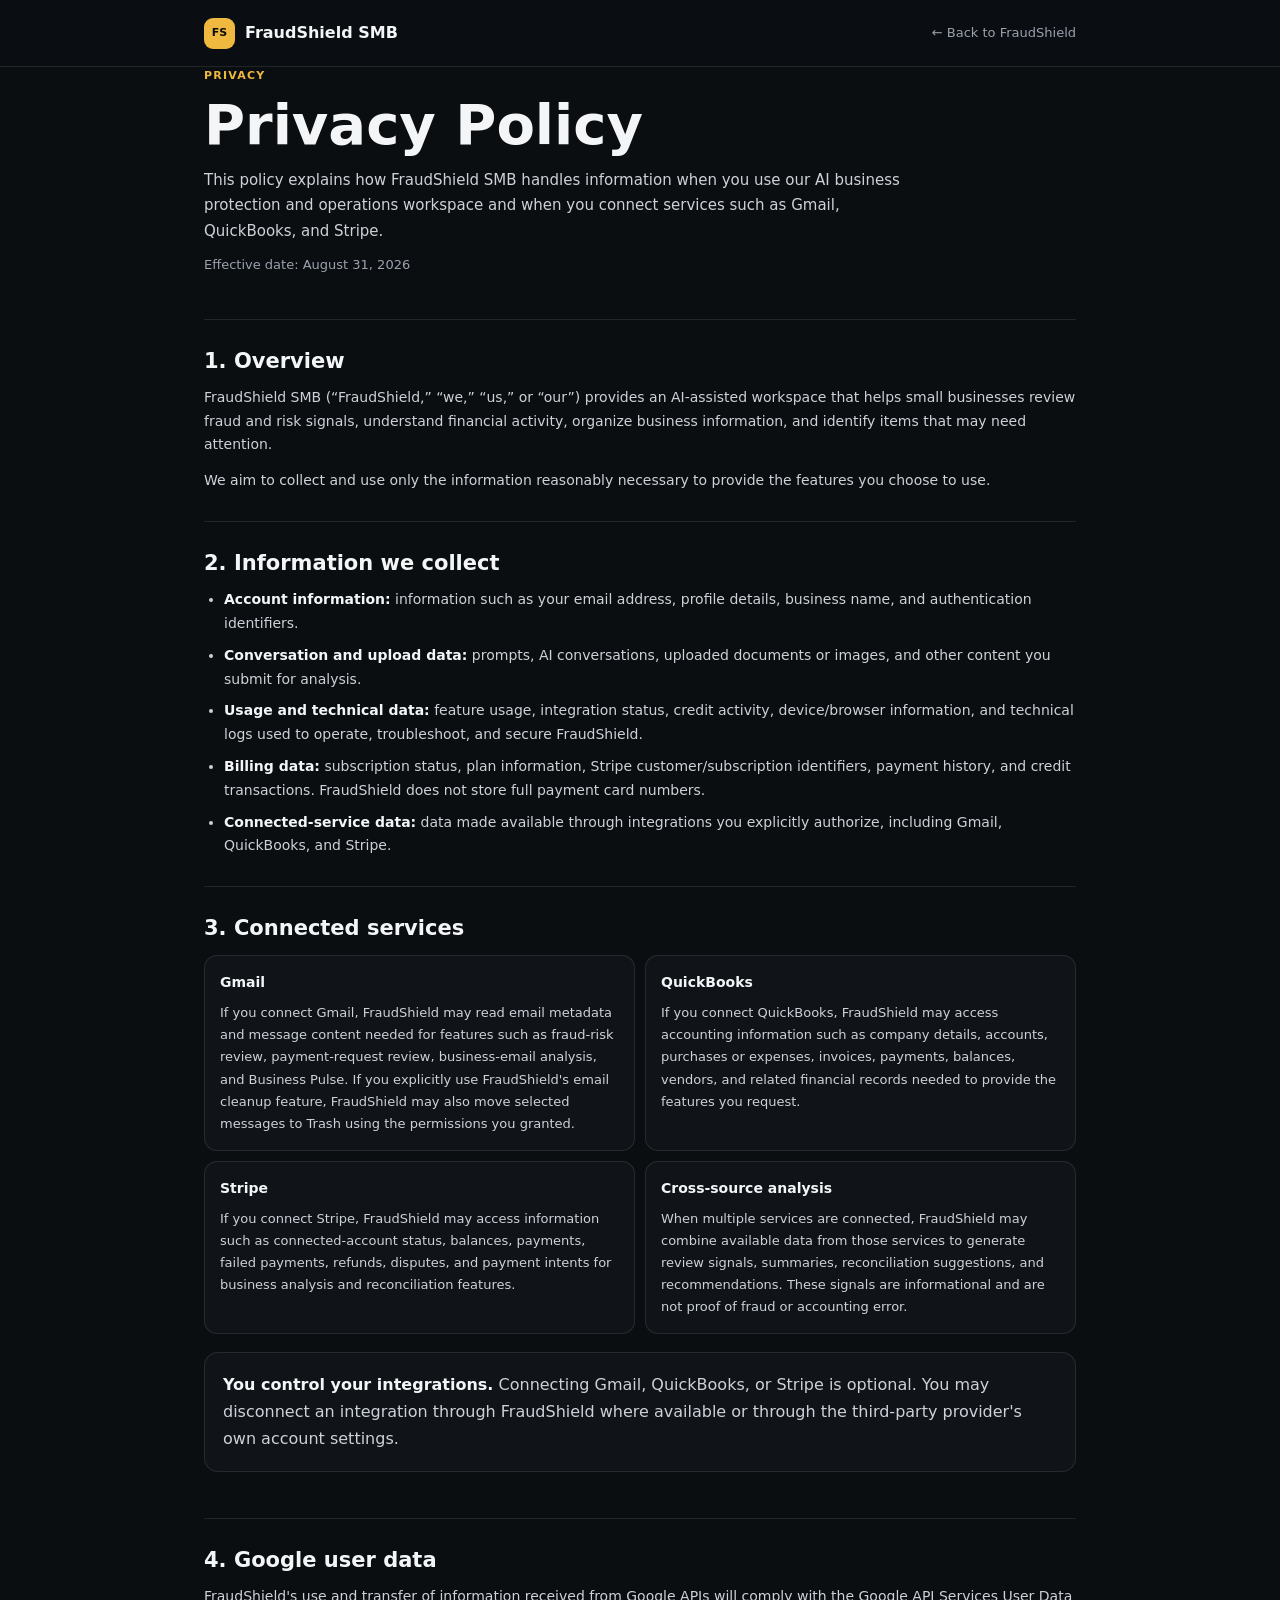
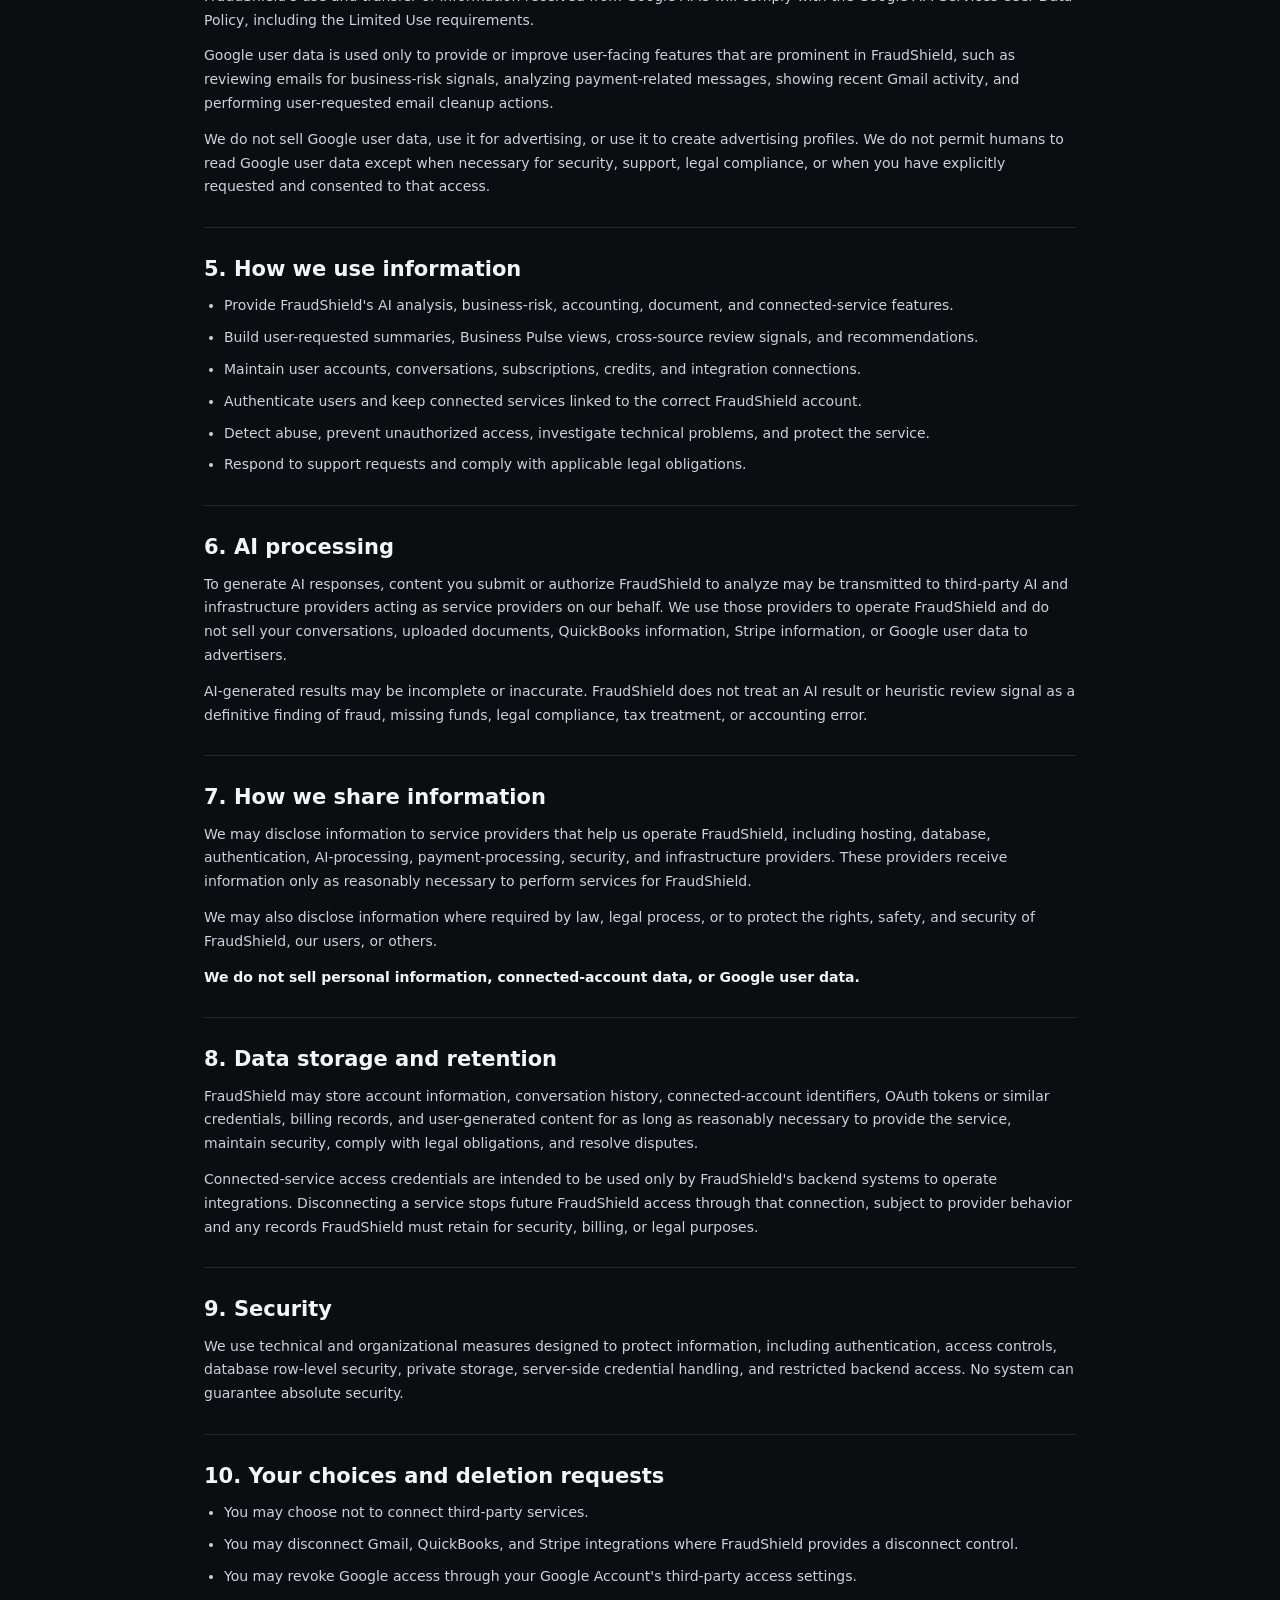
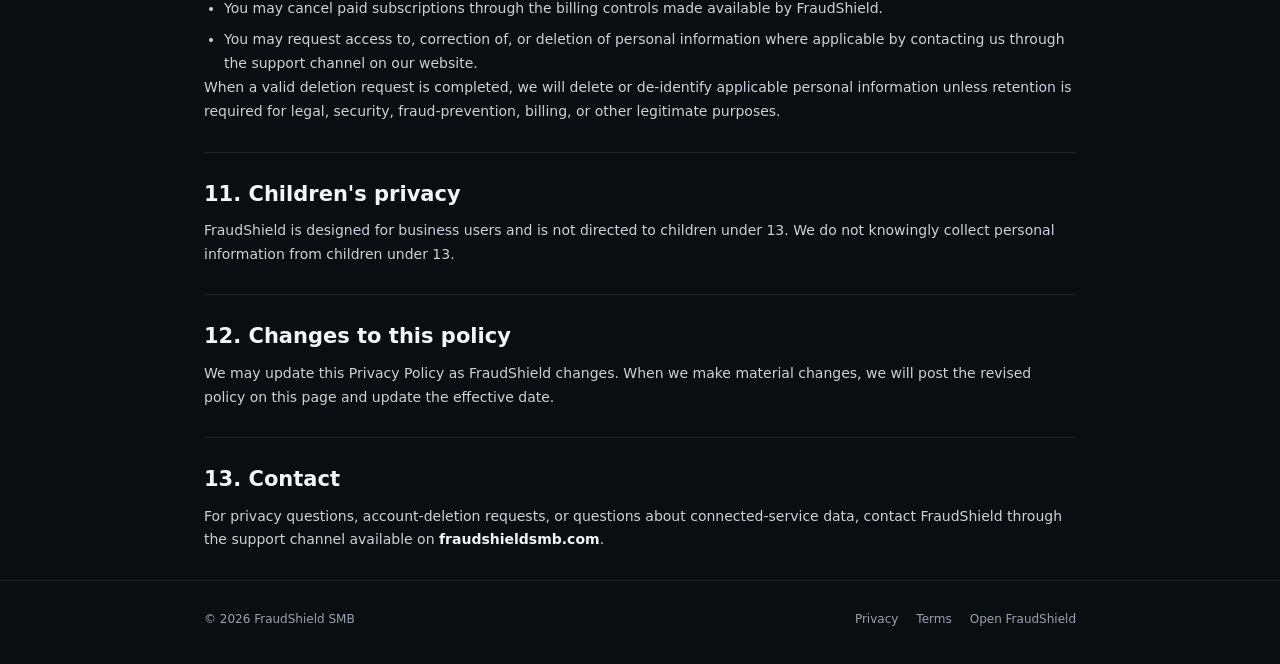
<file: privacy/index.html>
<!DOCTYPE html>
<html lang="en">
<head>
  <meta charset="UTF-8">
  <meta name="viewport" content="width=device-width,initial-scale=1">
  <meta name="theme-color" content="#0B0E11">
  <title>Privacy Policy | FraudShield SMB</title>
  <meta name="description" content="Privacy Policy for FraudShield SMB, including Gmail, QuickBooks, Stripe, AI processing, data retention, and user controls.">
  <link rel="icon" href="/icon-192.png" type="image/png">
  <style>
:root{
  --bg:#0B0E11;
  --surface:#101419;
  --surface2:#151A20;
  --ink:#F3F5F7;
  --muted:#9AA2AE;
  --copy:#CDD2D9;
  --border:rgba(243,245,247,.10);
  --gold:#EEB93E;
}
*{box-sizing:border-box}
html{scroll-behavior:smooth}
body{
  margin:0;
  font-family:Inter,system-ui,-apple-system,BlinkMacSystemFont,"Segoe UI",sans-serif;
  background:var(--bg);
  color:var(--ink);
  line-height:1.7;
}
a{color:inherit;text-decoration:none}
.container{max-width:920px;margin:0 auto;padding:0 24px}
nav{
  position:sticky;top:0;z-index:10;
  background:rgba(11,14,17,.94);
  backdrop-filter:blur(10px);
  border-bottom:1px solid var(--border)
}
.nav{
  min-height:66px;
  display:flex;
  align-items:center;
  justify-content:space-between;
  gap:18px
}
.logo{display:flex;align-items:center;gap:10px;font-weight:800}
.mark{
  width:31px;height:31px;border-radius:9px;
  background:var(--gold);color:#0B0E11;
  display:grid;place-items:center;
  font-size:11px;font-weight:900
}
.back{font-size:13px;color:var(--muted)}
main{padding:62px 0 84px}
.eyebrow{
  font-size:11px;text-transform:uppercase;
  letter-spacing:.11em;color:var(--gold);
  font-weight:800;margin-bottom:10px
}
h1{font-size:clamp(36px,6vw,56px);line-height:1.04;margin:0 0 14px}
.lede{max-width:700px;color:var(--copy);font-size:15px;margin:0 0 10px}
.updated{color:var(--muted);font-size:13px;margin:0 0 42px}
section{padding:28px 0;border-top:1px solid var(--border)}
h2{font-size:21px;line-height:1.25;margin:0 0 12px}
h3{font-size:15px;margin:20px 0 8px}
p,li{color:var(--copy);font-size:14px}
p{margin:0}
p+p{margin-top:12px}
ul{padding-left:20px;margin:10px 0 0}
li+li{margin-top:8px}
strong{color:var(--ink)}
.callout{
  margin:18px 0;
  padding:18px;
  border:1px solid var(--border);
  background:var(--surface);
  border-radius:14px;
  color:var(--copy)
}
.grid{
  display:grid;
  grid-template-columns:repeat(2,minmax(0,1fr));
  gap:10px;
  margin-top:14px
}
.card{
  border:1px solid var(--border);
  border-radius:13px;
  padding:15px;
  background:var(--surface)
}
.card h3{margin:0 0 7px;font-size:14px}
.card p{font-size:13px}
footer{
  border-top:1px solid var(--border);
  padding:28px 0 34px;
  color:var(--muted);
  font-size:12px
}
.footer-row{display:flex;gap:18px;flex-wrap:wrap;align-items:center}
.footer-row span{margin-right:auto}
@media(max-width:680px){
  .container{padding:0 18px}
  main{padding-top:42px}
  .grid{grid-template-columns:1fr}
  .back{font-size:12px}
}
</style>
</head>
<body>
<nav>
  <div class="container nav">
    <a class="logo" href="/"><span class="mark">FS</span><span>FraudShield SMB</span></a>
    <a class="back" href="/">← Back to FraudShield</a>
  </div>
</nav>

<main class="container">
  <div class="eyebrow">Privacy</div>
  <h1>Privacy Policy</h1>
  <p class="lede">This policy explains how FraudShield SMB handles information when you use our AI business protection and operations workspace and when you connect services such as Gmail, QuickBooks, and Stripe.</p>
  <p class="updated">Effective date: August 31, 2026</p>

  <section>
    <h2>1. Overview</h2>
    <p>FraudShield SMB (“FraudShield,” “we,” “us,” or “our”) provides an AI-assisted workspace that helps small businesses review fraud and risk signals, understand financial activity, organize business information, and identify items that may need attention.</p>
    <p>We aim to collect and use only the information reasonably necessary to provide the features you choose to use.</p>
  </section>

  <section>
    <h2>2. Information we collect</h2>
    <ul>
      <li><strong>Account information:</strong> information such as your email address, profile details, business name, and authentication identifiers.</li>
      <li><strong>Conversation and upload data:</strong> prompts, AI conversations, uploaded documents or images, and other content you submit for analysis.</li>
      <li><strong>Usage and technical data:</strong> feature usage, integration status, credit activity, device/browser information, and technical logs used to operate, troubleshoot, and secure FraudShield.</li>
      <li><strong>Billing data:</strong> subscription status, plan information, Stripe customer/subscription identifiers, payment history, and credit transactions. FraudShield does not store full payment card numbers.</li>
      <li><strong>Connected-service data:</strong> data made available through integrations you explicitly authorize, including Gmail, QuickBooks, and Stripe.</li>
    </ul>
  </section>

  <section>
    <h2>3. Connected services</h2>
    <div class="grid">
      <div class="card">
        <h3>Gmail</h3>
        <p>If you connect Gmail, FraudShield may read email metadata and message content needed for features such as fraud-risk review, payment-request review, business-email analysis, and Business Pulse. If you explicitly use FraudShield's email cleanup feature, FraudShield may also move selected messages to Trash using the permissions you granted.</p>
      </div>
      <div class="card">
        <h3>QuickBooks</h3>
        <p>If you connect QuickBooks, FraudShield may access accounting information such as company details, accounts, purchases or expenses, invoices, payments, balances, vendors, and related financial records needed to provide the features you request.</p>
      </div>
      <div class="card">
        <h3>Stripe</h3>
        <p>If you connect Stripe, FraudShield may access information such as connected-account status, balances, payments, failed payments, refunds, disputes, and payment intents for business analysis and reconciliation features.</p>
      </div>
      <div class="card">
        <h3>Cross-source analysis</h3>
        <p>When multiple services are connected, FraudShield may combine available data from those services to generate review signals, summaries, reconciliation suggestions, and recommendations. These signals are informational and are not proof of fraud or accounting error.</p>
      </div>
    </div>
    <div class="callout"><strong>You control your integrations.</strong> Connecting Gmail, QuickBooks, or Stripe is optional. You may disconnect an integration through FraudShield where available or through the third-party provider's own account settings.</div>
  </section>

  <section>
    <h2>4. Google user data</h2>
    <p>FraudShield's use and transfer of information received from Google APIs will comply with the Google API Services User Data Policy, including the Limited Use requirements.</p>
    <p>Google user data is used only to provide or improve user-facing features that are prominent in FraudShield, such as reviewing emails for business-risk signals, analyzing payment-related messages, showing recent Gmail activity, and performing user-requested email cleanup actions.</p>
    <p>We do not sell Google user data, use it for advertising, or use it to create advertising profiles. We do not permit humans to read Google user data except when necessary for security, support, legal compliance, or when you have explicitly requested and consented to that access.</p>
  </section>

  <section>
    <h2>5. How we use information</h2>
    <ul>
      <li>Provide FraudShield's AI analysis, business-risk, accounting, document, and connected-service features.</li>
      <li>Build user-requested summaries, Business Pulse views, cross-source review signals, and recommendations.</li>
      <li>Maintain user accounts, conversations, subscriptions, credits, and integration connections.</li>
      <li>Authenticate users and keep connected services linked to the correct FraudShield account.</li>
      <li>Detect abuse, prevent unauthorized access, investigate technical problems, and protect the service.</li>
      <li>Respond to support requests and comply with applicable legal obligations.</li>
    </ul>
  </section>

  <section>
    <h2>6. AI processing</h2>
    <p>To generate AI responses, content you submit or authorize FraudShield to analyze may be transmitted to third-party AI and infrastructure providers acting as service providers on our behalf. We use those providers to operate FraudShield and do not sell your conversations, uploaded documents, QuickBooks information, Stripe information, or Google user data to advertisers.</p>
    <p>AI-generated results may be incomplete or inaccurate. FraudShield does not treat an AI result or heuristic review signal as a definitive finding of fraud, missing funds, legal compliance, tax treatment, or accounting error.</p>
  </section>

  <section>
    <h2>7. How we share information</h2>
    <p>We may disclose information to service providers that help us operate FraudShield, including hosting, database, authentication, AI-processing, payment-processing, security, and infrastructure providers. These providers receive information only as reasonably necessary to perform services for FraudShield.</p>
    <p>We may also disclose information where required by law, legal process, or to protect the rights, safety, and security of FraudShield, our users, or others.</p>
    <p><strong>We do not sell personal information, connected-account data, or Google user data.</strong></p>
  </section>

  <section>
    <h2>8. Data storage and retention</h2>
    <p>FraudShield may store account information, conversation history, connected-account identifiers, OAuth tokens or similar credentials, billing records, and user-generated content for as long as reasonably necessary to provide the service, maintain security, comply with legal obligations, and resolve disputes.</p>
    <p>Connected-service access credentials are intended to be used only by FraudShield's backend systems to operate integrations. Disconnecting a service stops future FraudShield access through that connection, subject to provider behavior and any records FraudShield must retain for security, billing, or legal purposes.</p>
  </section>

  <section>
    <h2>9. Security</h2>
    <p>We use technical and organizational measures designed to protect information, including authentication, access controls, database row-level security, private storage, server-side credential handling, and restricted backend access. No system can guarantee absolute security.</p>
  </section>

  <section>
    <h2>10. Your choices and deletion requests</h2>
    <ul>
      <li>You may choose not to connect third-party services.</li>
      <li>You may disconnect Gmail, QuickBooks, and Stripe integrations where FraudShield provides a disconnect control.</li>
      <li>You may revoke Google access through your Google Account's third-party access settings.</li>
      <li>You may cancel paid subscriptions through the billing controls made available by FraudShield.</li>
      <li>You may request access to, correction of, or deletion of personal information where applicable by contacting us through the support channel on our website.</li>
    </ul>
    <p>When a valid deletion request is completed, we will delete or de-identify applicable personal information unless retention is required for legal, security, fraud-prevention, billing, or other legitimate purposes.</p>
  </section>

  <section>
    <h2>11. Children's privacy</h2>
    <p>FraudShield is designed for business users and is not directed to children under 13. We do not knowingly collect personal information from children under 13.</p>
  </section>

  <section>
    <h2>12. Changes to this policy</h2>
    <p>We may update this Privacy Policy as FraudShield changes. When we make material changes, we will post the revised policy on this page and update the effective date.</p>
  </section>

  <section>
    <h2>13. Contact</h2>
    <p>For privacy questions, account-deletion requests, or questions about connected-service data, contact FraudShield through the support channel available on <a href="/"><strong>fraudshieldsmb.com</strong></a>.</p>
  </section>
</main>

<footer>
  <div class="container footer-row">
    <span>© 2026 FraudShield SMB</span>
    <a href="/privacy/">Privacy</a>
    <a href="/terms/">Terms</a>
    <a href="/chat.html">Open FraudShield</a>
  </div>
</footer>
</body>
</html>
</file>
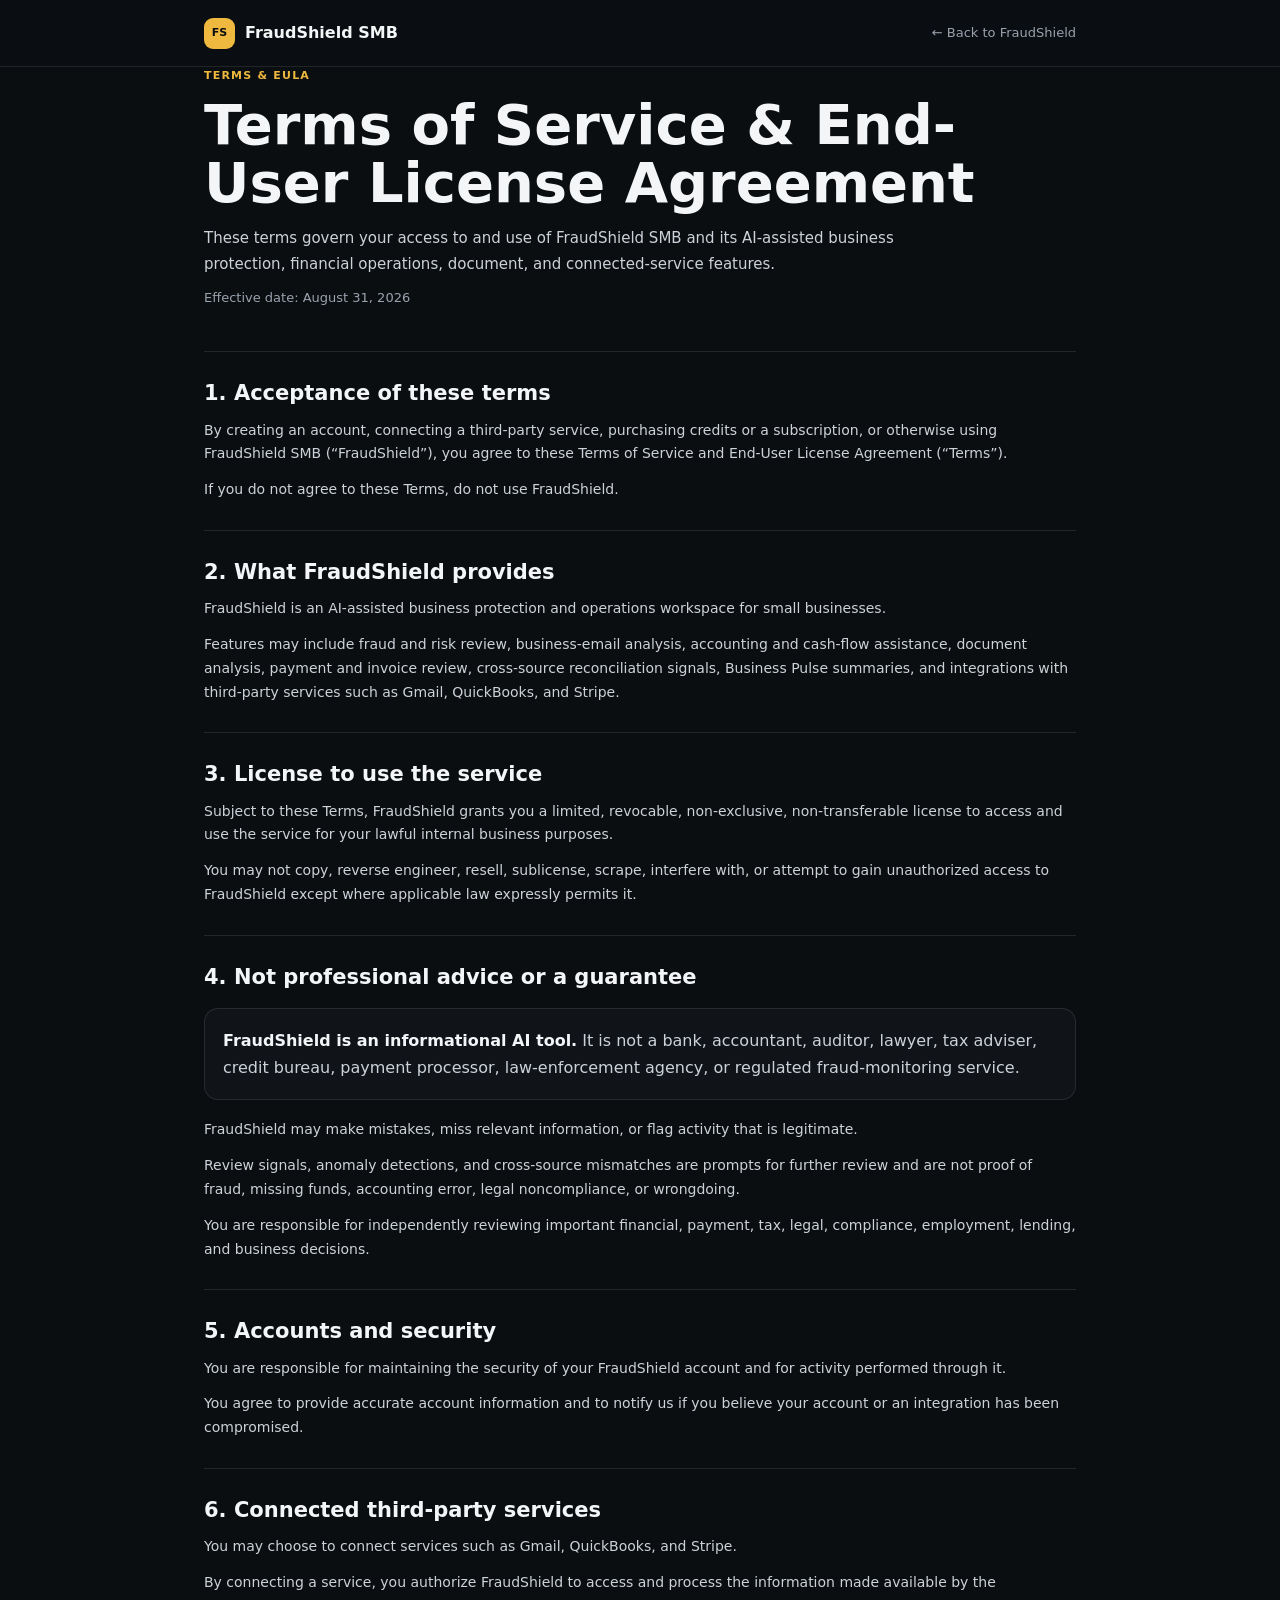
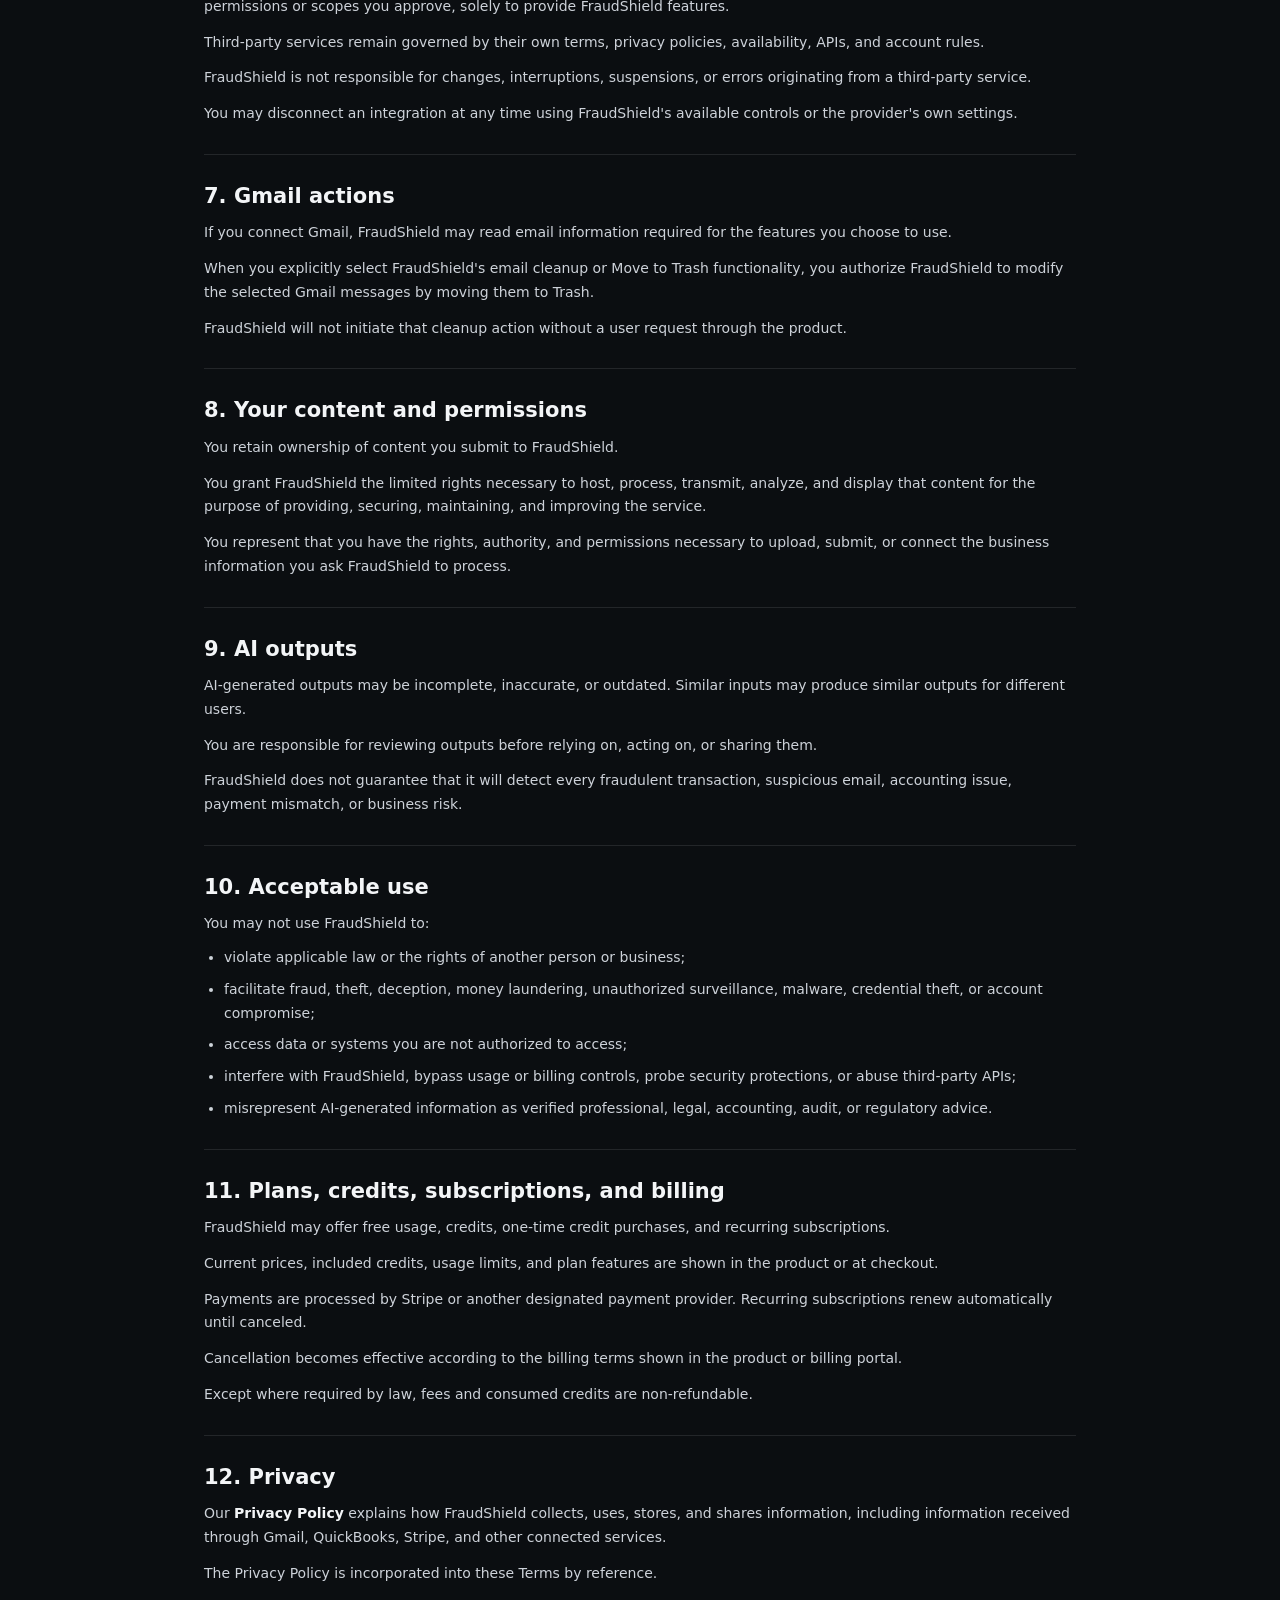
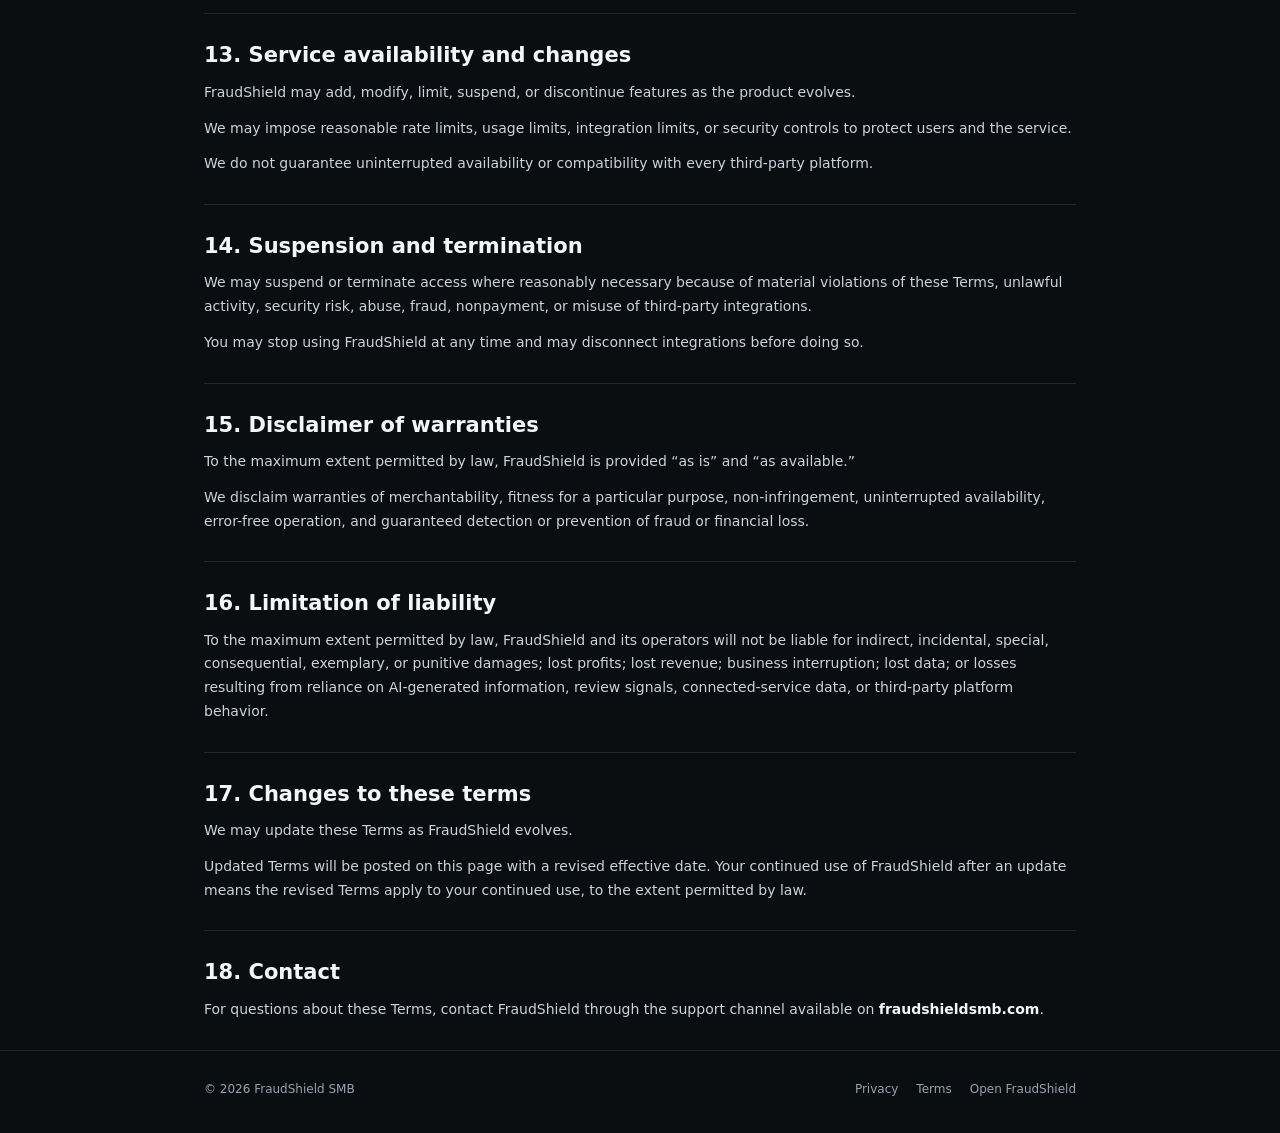
<file: terms/index.html>
<!DOCTYPE html>
<html lang="en">
<head>
  <meta charset="UTF-8">
  <meta name="viewport" content="width=device-width, initial-scale=1">
  <meta name="theme-color" content="#0B0E11">

  <title>Terms of Service & EULA | FraudShield SMB</title>

  <meta
    name="description"
    content="Terms of Service and End-User License Agreement for FraudShield SMB."
  >

  <link rel="icon" href="/icon-192.png" type="image/png">

  <style>
    :root{
      --bg:#0B0E11;
      --surface:#101419;
      --surface2:#151A20;
      --ink:#F3F5F7;
      --muted:#9AA2AE;
      --copy:#CDD2D9;
      --border:rgba(243,245,247,.10);
      --gold:#EEB93E;
    }

    *{
      box-sizing:border-box;
    }

    html{
      scroll-behavior:smooth;
    }

    body{
      margin:0;
      font-family:Inter,system-ui,-apple-system,BlinkMacSystemFont,"Segoe UI",sans-serif;
      background:var(--bg);
      color:var(--ink);
      line-height:1.7;
    }

    a{
      color:inherit;
      text-decoration:none;
    }

    .container{
      max-width:920px;
      margin:0 auto;
      padding:0 24px;
    }

    nav{
      position:sticky;
      top:0;
      z-index:10;
      background:rgba(11,14,17,.94);
      backdrop-filter:blur(10px);
      border-bottom:1px solid var(--border);
    }

    .nav{
      min-height:66px;
      display:flex;
      align-items:center;
      justify-content:space-between;
      gap:18px;
    }

    .logo{
      display:flex;
      align-items:center;
      gap:10px;
      font-weight:800;
    }

    .mark{
      width:31px;
      height:31px;
      border-radius:9px;
      background:var(--gold);
      color:#0B0E11;
      display:grid;
      place-items:center;
      font-size:11px;
      font-weight:900;
    }

    .back{
      font-size:13px;
      color:var(--muted);
    }

    main{
      padding:62px 0 84px;
    }

    .eyebrow{
      font-size:11px;
      text-transform:uppercase;
      letter-spacing:.11em;
      color:var(--gold);
      font-weight:800;
      margin-bottom:10px;
    }

    h1{
      font-size:clamp(36px,6vw,56px);
      line-height:1.04;
      margin:0 0 14px;
    }

    .lede{
      max-width:700px;
      color:var(--copy);
      font-size:15px;
      margin:0 0 10px;
    }

    .updated{
      color:var(--muted);
      font-size:13px;
      margin:0 0 42px;
    }

    section{
      padding:28px 0;
      border-top:1px solid var(--border);
    }

    h2{
      font-size:21px;
      line-height:1.25;
      margin:0 0 12px;
    }

    p,
    li{
      color:var(--copy);
      font-size:14px;
    }

    p{
      margin:0;
    }

    p + p{
      margin-top:12px;
    }

    ul{
      padding-left:20px;
      margin:10px 0 0;
    }

    li + li{
      margin-top:8px;
    }

    strong{
      color:var(--ink);
    }

    .callout{
      margin:18px 0;
      padding:18px;
      border:1px solid var(--border);
      background:var(--surface);
      border-radius:14px;
      color:var(--copy);
    }

    footer{
      border-top:1px solid var(--border);
      padding:28px 0 34px;
      color:var(--muted);
      font-size:12px;
    }

    .footer-row{
      display:flex;
      gap:18px;
      flex-wrap:wrap;
      align-items:center;
    }

    .footer-row span{
      margin-right:auto;
    }

    @media(max-width:680px){
      .container{
        padding:0 18px;
      }

      main{
        padding-top:42px;
      }

      .back{
        font-size:12px;
      }
    }
  </style>
</head>

<body>

<nav>
  <div class="container nav">

    <a class="logo" href="/">
      <span class="mark">FS</span>
      <span>FraudShield SMB</span>
    </a>

    <a class="back" href="/">
      ← Back to FraudShield
    </a>

  </div>
</nav>

<main class="container">

  <div class="eyebrow">
    Terms & EULA
  </div>

  <h1>
    Terms of Service & End-User License Agreement
  </h1>

  <p class="lede">
    These terms govern your access to and use of FraudShield SMB and its
    AI-assisted business protection, financial operations, document,
    and connected-service features.
  </p>

  <p class="updated">
    Effective date: August 31, 2026
  </p>

  <section>

    <h2>1. Acceptance of these terms</h2>

    <p>
      By creating an account, connecting a third-party service,
      purchasing credits or a subscription, or otherwise using
      FraudShield SMB (“FraudShield”), you agree to these Terms of Service
      and End-User License Agreement (“Terms”).
    </p>

    <p>
      If you do not agree to these Terms, do not use FraudShield.
    </p>

  </section>

  <section>

    <h2>2. What FraudShield provides</h2>

    <p>
      FraudShield is an AI-assisted business protection and operations
      workspace for small businesses.
    </p>

    <p>
      Features may include fraud and risk review, business-email analysis,
      accounting and cash-flow assistance, document analysis, payment and
      invoice review, cross-source reconciliation signals, Business Pulse
      summaries, and integrations with third-party services such as Gmail,
      QuickBooks, and Stripe.
    </p>

  </section>

  <section>

    <h2>3. License to use the service</h2>

    <p>
      Subject to these Terms, FraudShield grants you a limited, revocable,
      non-exclusive, non-transferable license to access and use the service
      for your lawful internal business purposes.
    </p>

    <p>
      You may not copy, reverse engineer, resell, sublicense, scrape,
      interfere with, or attempt to gain unauthorized access to FraudShield
      except where applicable law expressly permits it.
    </p>

  </section>

  <section>

    <h2>4. Not professional advice or a guarantee</h2>

    <div class="callout">
      <strong>FraudShield is an informational AI tool.</strong>
      It is not a bank, accountant, auditor, lawyer, tax adviser,
      credit bureau, payment processor, law-enforcement agency,
      or regulated fraud-monitoring service.
    </div>

    <p>
      FraudShield may make mistakes, miss relevant information,
      or flag activity that is legitimate.
    </p>

    <p>
      Review signals, anomaly detections, and cross-source mismatches
      are prompts for further review and are not proof of fraud,
      missing funds, accounting error, legal noncompliance, or wrongdoing.
    </p>

    <p>
      You are responsible for independently reviewing important financial,
      payment, tax, legal, compliance, employment, lending,
      and business decisions.
    </p>

  </section>

  <section>

    <h2>5. Accounts and security</h2>

    <p>
      You are responsible for maintaining the security of your FraudShield
      account and for activity performed through it.
    </p>

    <p>
      You agree to provide accurate account information and to notify us
      if you believe your account or an integration has been compromised.
    </p>

  </section>

  <section>

    <h2>6. Connected third-party services</h2>

    <p>
      You may choose to connect services such as Gmail, QuickBooks,
      and Stripe.
    </p>

    <p>
      By connecting a service, you authorize FraudShield to access and
      process the information made available by the permissions or scopes
      you approve, solely to provide FraudShield features.
    </p>

    <p>
      Third-party services remain governed by their own terms,
      privacy policies, availability, APIs, and account rules.
    </p>

    <p>
      FraudShield is not responsible for changes, interruptions,
      suspensions, or errors originating from a third-party service.
    </p>

    <p>
      You may disconnect an integration at any time using FraudShield's
      available controls or the provider's own settings.
    </p>

  </section>

  <section>

    <h2>7. Gmail actions</h2>

    <p>
      If you connect Gmail, FraudShield may read email information
      required for the features you choose to use.
    </p>

    <p>
      When you explicitly select FraudShield's email cleanup or
      Move to Trash functionality, you authorize FraudShield to modify
      the selected Gmail messages by moving them to Trash.
    </p>

    <p>
      FraudShield will not initiate that cleanup action without a user
      request through the product.
    </p>

  </section>

  <section>

    <h2>8. Your content and permissions</h2>

    <p>
      You retain ownership of content you submit to FraudShield.
    </p>

    <p>
      You grant FraudShield the limited rights necessary to host,
      process, transmit, analyze, and display that content for the purpose
      of providing, securing, maintaining, and improving the service.
    </p>

    <p>
      You represent that you have the rights, authority, and permissions
      necessary to upload, submit, or connect the business information
      you ask FraudShield to process.
    </p>

  </section>

  <section>

    <h2>9. AI outputs</h2>

    <p>
      AI-generated outputs may be incomplete, inaccurate, or outdated.
      Similar inputs may produce similar outputs for different users.
    </p>

    <p>
      You are responsible for reviewing outputs before relying on,
      acting on, or sharing them.
    </p>

    <p>
      FraudShield does not guarantee that it will detect every fraudulent
      transaction, suspicious email, accounting issue, payment mismatch,
      or business risk.
    </p>

  </section>

  <section>

    <h2>10. Acceptable use</h2>

    <p>You may not use FraudShield to:</p>

    <ul>

      <li>
        violate applicable law or the rights of another person or business;
      </li>

      <li>
        facilitate fraud, theft, deception, money laundering,
        unauthorized surveillance, malware, credential theft,
        or account compromise;
      </li>

      <li>
        access data or systems you are not authorized to access;
      </li>

      <li>
        interfere with FraudShield, bypass usage or billing controls,
        probe security protections, or abuse third-party APIs;
      </li>

      <li>
        misrepresent AI-generated information as verified professional,
        legal, accounting, audit, or regulatory advice.
      </li>

    </ul>

  </section>

  <section>

    <h2>11. Plans, credits, subscriptions, and billing</h2>

    <p>
      FraudShield may offer free usage, credits, one-time credit purchases,
      and recurring subscriptions.
    </p>

    <p>
      Current prices, included credits, usage limits, and plan features
      are shown in the product or at checkout.
    </p>

    <p>
      Payments are processed by Stripe or another designated payment provider.
      Recurring subscriptions renew automatically until canceled.
    </p>

    <p>
      Cancellation becomes effective according to the billing terms shown
      in the product or billing portal.
    </p>

    <p>
      Except where required by law, fees and consumed credits are non-refundable.
    </p>

  </section>

  <section>

    <h2>12. Privacy</h2>

    <p>
      Our
      <a href="/privacy"><strong>Privacy Policy</strong></a>
      explains how FraudShield collects, uses, stores, and shares information,
      including information received through Gmail, QuickBooks, Stripe,
      and other connected services.
    </p>

    <p>
      The Privacy Policy is incorporated into these Terms by reference.
    </p>

  </section>

  <section>

    <h2>13. Service availability and changes</h2>

    <p>
      FraudShield may add, modify, limit, suspend, or discontinue features
      as the product evolves.
    </p>

    <p>
      We may impose reasonable rate limits, usage limits, integration limits,
      or security controls to protect users and the service.
    </p>

    <p>
      We do not guarantee uninterrupted availability or compatibility
      with every third-party platform.
    </p>

  </section>

  <section>

    <h2>14. Suspension and termination</h2>

    <p>
      We may suspend or terminate access where reasonably necessary because
      of material violations of these Terms, unlawful activity, security risk,
      abuse, fraud, nonpayment, or misuse of third-party integrations.
    </p>

    <p>
      You may stop using FraudShield at any time and may disconnect
      integrations before doing so.
    </p>

  </section>

  <section>

    <h2>15. Disclaimer of warranties</h2>

    <p>
      To the maximum extent permitted by law, FraudShield is provided
      “as is” and “as available.”
    </p>

    <p>
      We disclaim warranties of merchantability, fitness for a particular
      purpose, non-infringement, uninterrupted availability, error-free
      operation, and guaranteed detection or prevention of fraud or financial loss.
    </p>

  </section>

  <section>

    <h2>16. Limitation of liability</h2>

    <p>
      To the maximum extent permitted by law, FraudShield and its operators
      will not be liable for indirect, incidental, special, consequential,
      exemplary, or punitive damages; lost profits; lost revenue;
      business interruption; lost data; or losses resulting from reliance
      on AI-generated information, review signals, connected-service data,
      or third-party platform behavior.
    </p>

  </section>

  <section>

    <h2>17. Changes to these terms</h2>

    <p>
      We may update these Terms as FraudShield evolves.
    </p>

    <p>
      Updated Terms will be posted on this page with a revised effective date.
      Your continued use of FraudShield after an update means the revised
      Terms apply to your continued use, to the extent permitted by law.
    </p>

  </section>

  <section>

    <h2>18. Contact</h2>

    <p>
      For questions about these Terms, contact FraudShield through
      the support channel available on
      <a href="/"><strong>fraudshieldsmb.com</strong></a>.
    </p>

  </section>

</main>

<footer>

  <div class="container footer-row">

    <span>
      © 2026 FraudShield SMB
    </span>

    <a href="/privacy">
      Privacy
    </a>

    <a href="/terms">
      Terms
    </a>

    <a href="/chat.html">
      Open FraudShield
    </a>

  </div>

</footer>

</body>
</html>
</file>
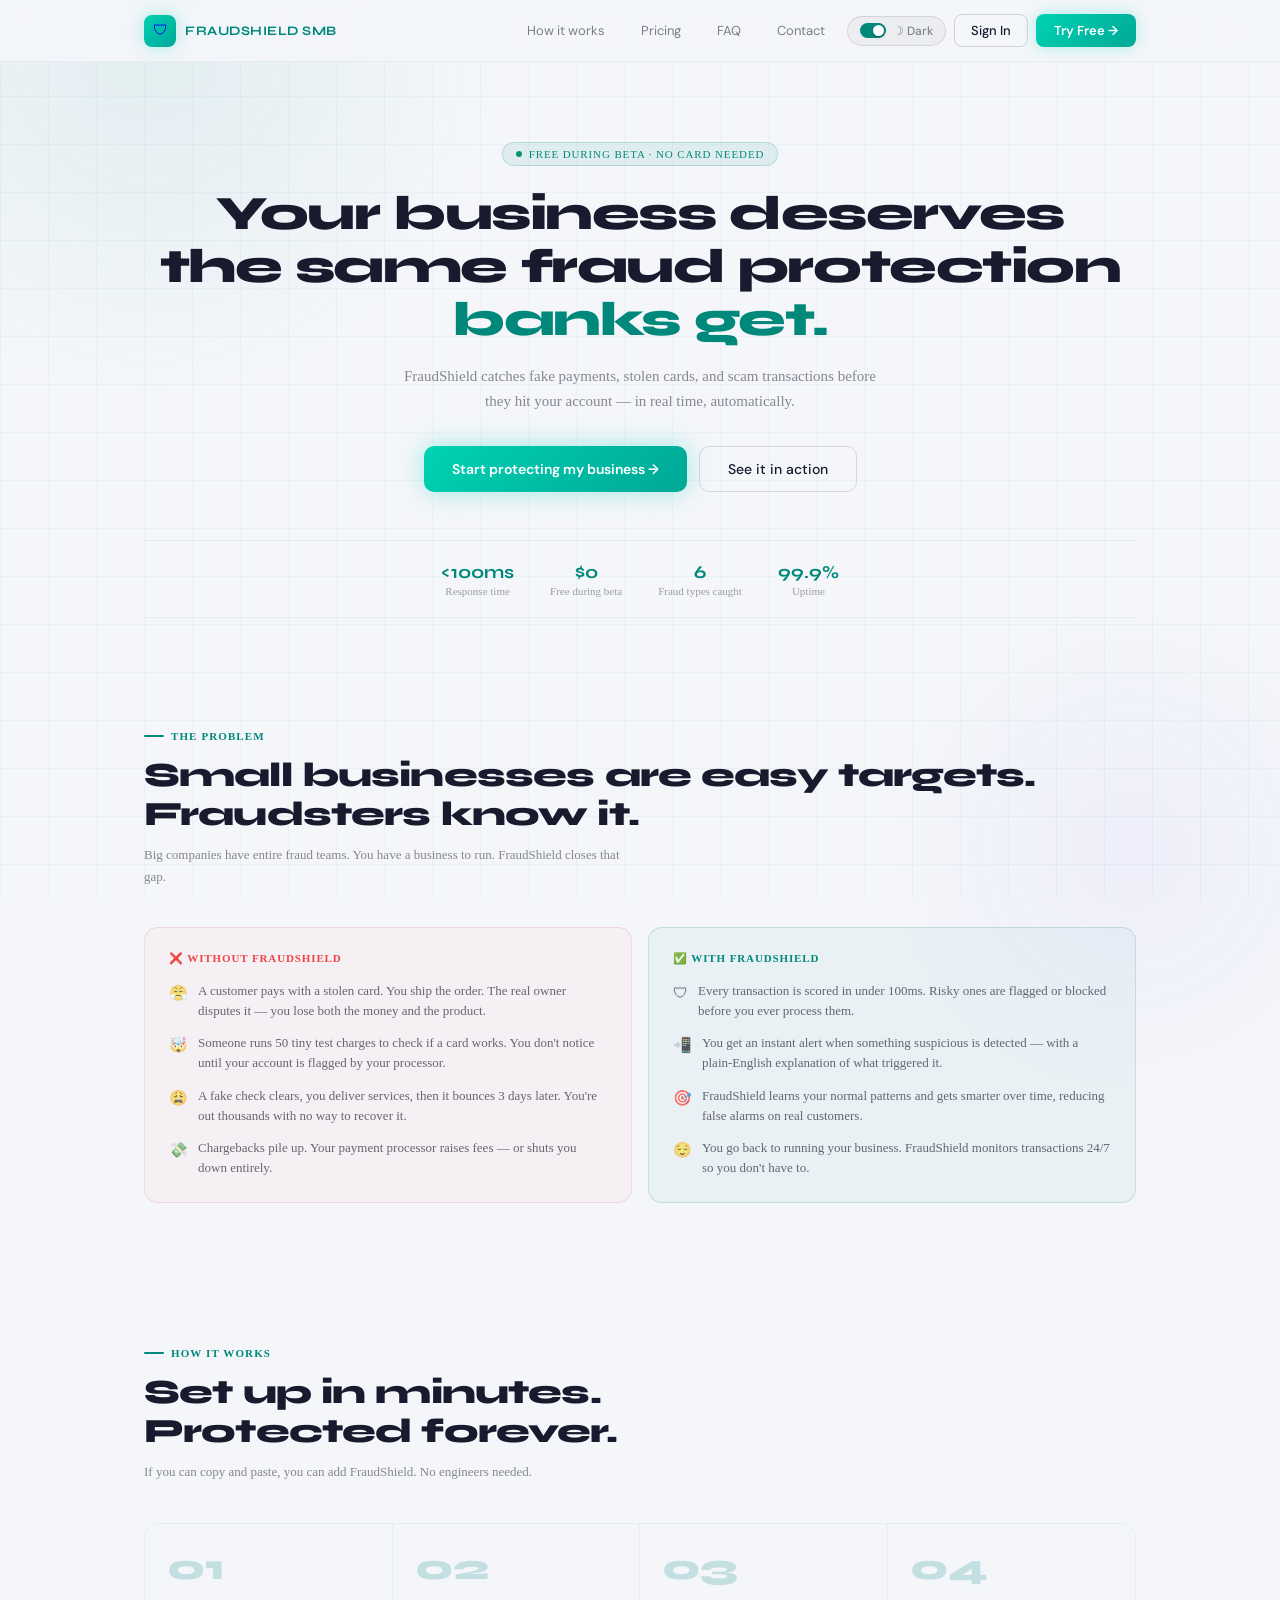
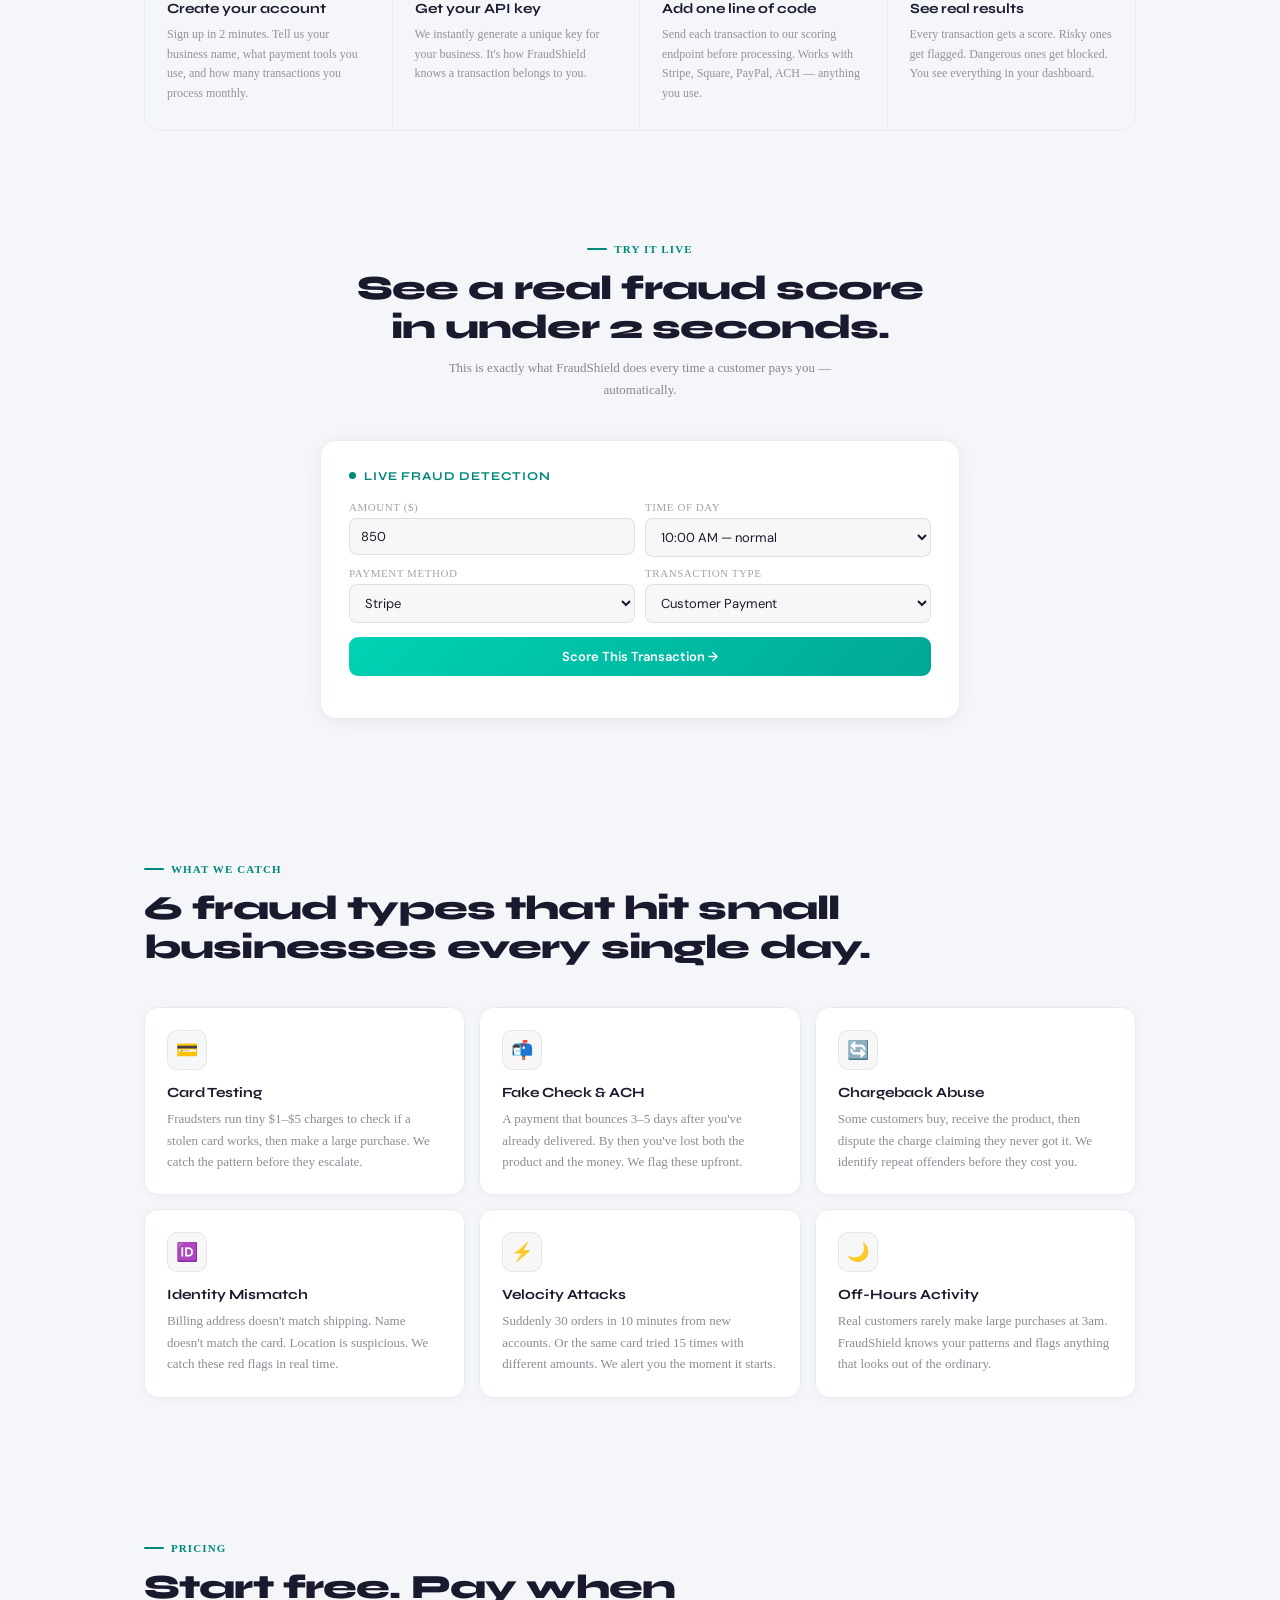
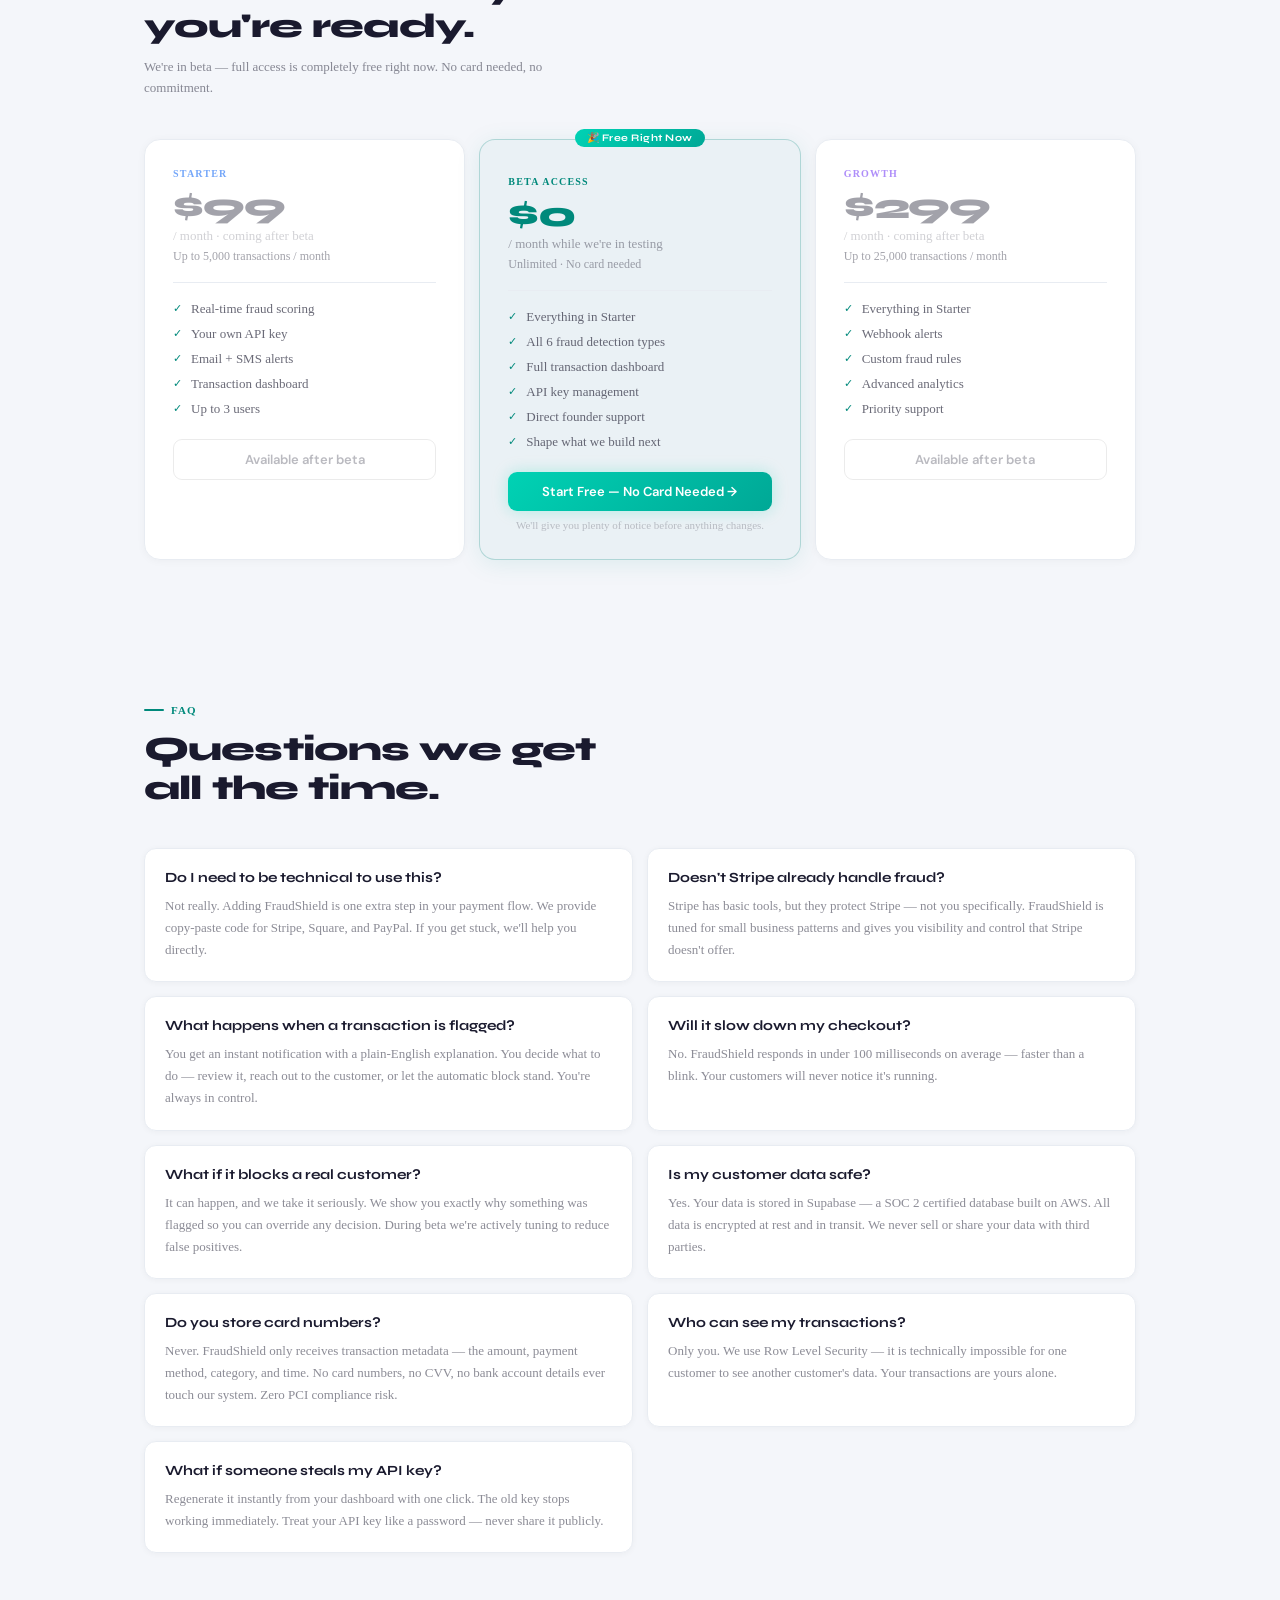
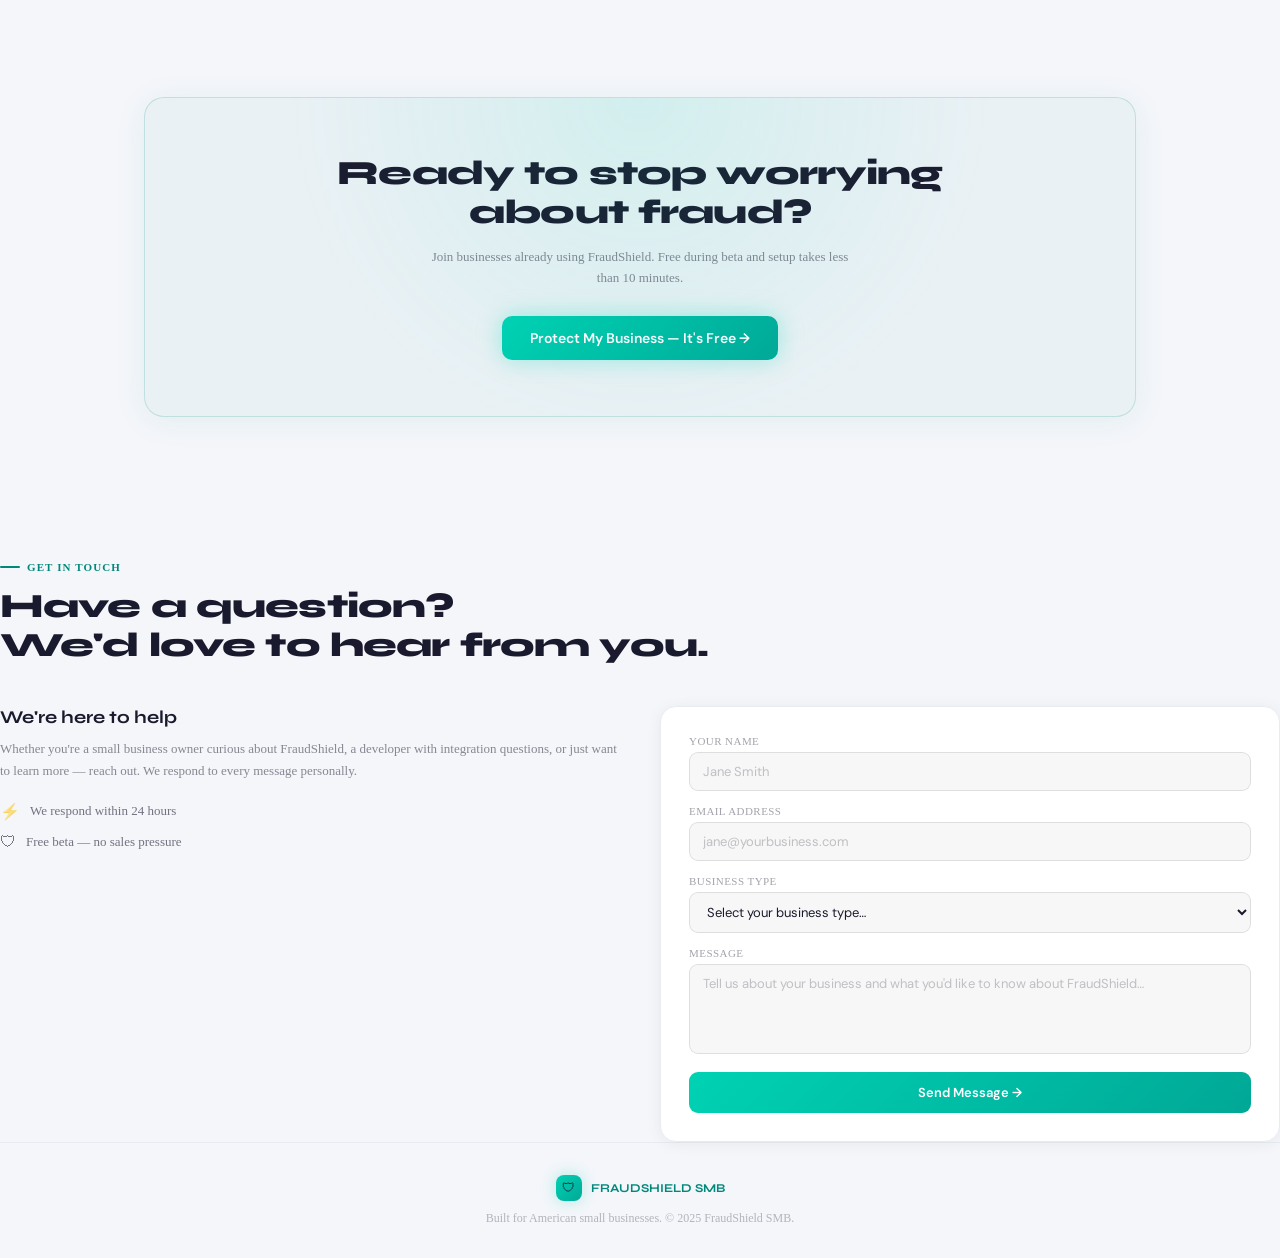
<file: landing.html>
<!DOCTYPE html>
<html lang="en">
<head>
<meta charset="UTF-8"/>
<meta name="viewport" content="width=device-width, initial-scale=1.0"/>
<title>FraudShield SMB — Stop Fraud Before It Costs You</title>
<link href="https://fonts.googleapis.com/css2?family=Syne:wght@600;700;800&family=DM+Sans:opsz,wght@9..40,400;9..40,500;9..40,600&display=swap" rel="stylesheet"/>
<style>
*{box-sizing:border-box;margin:0;padding:0}
html{scroll-behavior:smooth}

body.dark{background:#08080C;color:#F0EDE8}
body.light{background:#F4F6FA;color:#1A1A2E}

body::before{content:'';position:fixed;inset:0;pointer-events:none;z-index:0;background-image:linear-gradient(rgba(0,210,180,.03) 1px,transparent 1px),linear-gradient(90deg,rgba(0,210,180,.03) 1px,transparent 1px);background-size:48px 48px}
body.light::before{background-image:linear-gradient(rgba(0,137,123,.04) 1px,transparent 1px),linear-gradient(90deg,rgba(0,137,123,.04) 1px,transparent 1px)}

.orb{position:fixed;border-radius:50%;pointer-events:none;z-index:0}
body.dark .orb1{width:700px;height:700px;background:radial-gradient(circle,rgba(0,210,180,.09) 0%,transparent 70%);top:-300px;left:-200px}
body.dark .orb2{width:500px;height:500px;background:radial-gradient(circle,rgba(100,60,255,.07) 0%,transparent 70%);bottom:-200px;right:-100px}
body.light .orb1{width:700px;height:700px;background:radial-gradient(circle,rgba(0,137,123,.07) 0%,transparent 70%);top:-300px;left:-200px}
body.light .orb2{width:500px;height:500px;background:radial-gradient(circle,rgba(100,60,255,.04) 0%,transparent 70%);bottom:-200px;right:-100px}

/* LAYOUT */
.wrap{position:relative;z-index:1}
.container{max-width:1040px;margin:0 auto;padding:0 24px}

/* TYPOGRAPHY */
.h1{font-family:'Syne',sans-serif;font-size:clamp(28px,4.5vw,48px);font-weight:800;letter-spacing:-.03em;line-height:1.1}
.h2{font-family:'Syne',sans-serif;font-size:clamp(22px,3vw,34px);font-weight:800;letter-spacing:-.025em;line-height:1.15}
.h3{font-family:'Syne',sans-serif;font-size:16px;font-weight:700;letter-spacing:-.01em}
.body-lg{font-size:15px;line-height:1.65}
.body-sm{font-size:13px;line-height:1.65}
body.dark .muted{color:rgba(240,237,232,.5)}
body.light .muted{color:rgba(26,26,46,.5)}
body.dark .teal{color:#00D2B4}
body.light .teal{color:#00897B}

/* NAV */
nav{position:sticky;top:0;z-index:100;backdrop-filter:blur(20px);border-bottom:1px solid}
body.dark nav{background:rgba(8,8,12,.88);border-color:rgba(255,255,255,.06)}
body.light nav{background:rgba(244,246,250,.92);border-color:#E8ECF2}
.nav-inner{display:flex;justify-content:space-between;align-items:center;padding:14px 24px;max-width:1040px;margin:0 auto}
.nav-logo{display:flex;align-items:center;gap:9px;text-decoration:none}
.logo-box{width:32px;height:32px;background:linear-gradient(135deg,#00D2B4,#00A896);border-radius:8px;display:flex;align-items:center;justify-content:center;font-size:15px;box-shadow:0 0 16px rgba(0,210,180,.3)}
.logo-name{font-family:'Syne',sans-serif;font-size:13px;font-weight:700;letter-spacing:.04em}
body.dark .logo-name{color:#00D2B4}
body.light .logo-name{color:#00897B}
.nav-right{display:flex;align-items:center;gap:8px}
.nav-link{padding:7px 14px;border-radius:7px;font-size:13px;cursor:pointer;background:none;border:none;font-family:'DM Sans',sans-serif;text-decoration:none}
body.dark .nav-link{color:rgba(240,237,232,.55)}
body.dark .nav-link:hover{color:#F0EDE8}
body.light .nav-link{color:rgba(26,26,46,.55)}
body.light .nav-link:hover{color:#1A1A2E}

/* THEME TOGGLE in nav */
.theme-pill{display:flex;align-items:center;gap:7px;padding:6px 12px;border-radius:20px;border:1px solid;cursor:pointer;font-size:12px;font-weight:500;font-family:'DM Sans',sans-serif}
body.dark .theme-pill{background:rgba(255,255,255,.04);border-color:rgba(255,255,255,.1);color:rgba(240,237,232,.5)}
body.light .theme-pill{background:rgba(0,0,0,.04);border-color:rgba(0,0,0,.1);color:rgba(26,26,46,.5)}
.t-track{width:26px;height:15px;border-radius:8px;position:relative;flex-shrink:0;transition:background .25s}
body.dark .t-track{background:rgba(255,255,255,.15)}
body.light .t-track{background:#00897B}
.t-knob{position:absolute;top:2px;left:2px;width:11px;height:11px;border-radius:50%;background:#fff;transition:transform .25s;box-shadow:0 1px 3px rgba(0,0,0,.3)}
body.light .t-knob{transform:translateX(11px)}

.btn-outline{padding:7px 16px;border-radius:8px;font-size:13px;font-weight:500;cursor:pointer;font-family:'DM Sans',sans-serif;border:1px solid;transition:all .15s}
body.dark .btn-outline{background:transparent;border-color:rgba(255,255,255,.15);color:#F0EDE8}
body.dark .btn-outline:hover{border-color:rgba(255,255,255,.3)}
body.light .btn-outline{background:transparent;border-color:rgba(0,0,0,.15);color:#1A1A2E}
body.light .btn-outline:hover{border-color:rgba(0,0,0,.3)}

.btn-teal{padding:8px 18px;border-radius:8px;font-size:13px;font-weight:600;cursor:pointer;font-family:'DM Sans',sans-serif;border:none;background:linear-gradient(135deg,#00D2B4,#00A896);color:#08080C;box-shadow:0 0 16px rgba(0,210,180,.3);transition:all .2s}
body.light .btn-teal{color:#fff}
.btn-teal:hover{box-shadow:0 0 28px rgba(0,210,180,.5)}

/* HERO */
.hero{padding:80px 0 64px;text-align:center;animation:fadein .6s ease both}
@keyframes fadein{from{opacity:0;transform:translateY(16px)}to{opacity:1;transform:translateY(0)}}
.live-tag{display:inline-flex;align-items:center;gap:7px;font-size:11px;font-weight:500;letter-spacing:.08em;text-transform:uppercase;padding:5px 13px;border-radius:20px;margin-bottom:22px;cursor:default}
body.dark .live-tag{color:#00D2B4;background:rgba(0,210,180,.08);border:1px solid rgba(0,210,180,.2)}
body.light .live-tag{color:#00897B;background:rgba(0,137,123,.08);border:1px solid rgba(0,137,123,.2)}
.live-dot{width:6px;height:6px;border-radius:50%;animation:blink 2s infinite}
body.dark .live-dot{background:#10B981}
body.light .live-dot{background:#059669}
@keyframes blink{0%,100%{opacity:1}50%{opacity:.3}}
.hero-h{margin-bottom:18px}
.hero-sub{max-width:500px;margin:0 auto 32px}
.hero-btns{display:flex;gap:12px;justify-content:center;flex-wrap:wrap;margin-bottom:48px}
.btn-hero-primary{padding:13px 28px;border-radius:10px;font-size:14px;font-weight:600;cursor:pointer;font-family:'DM Sans',sans-serif;border:none;background:linear-gradient(135deg,#00D2B4,#00A896);color:#08080C;box-shadow:0 0 24px rgba(0,210,180,.35);transition:all .2s}
body.light .btn-hero-primary{color:#fff}
.btn-hero-primary:hover{transform:translateY(-1px);box-shadow:0 0 36px rgba(0,210,180,.55)}
.btn-hero-outline{padding:13px 28px;border-radius:10px;font-size:14px;font-weight:500;cursor:pointer;font-family:'DM Sans',sans-serif;border:1px solid;transition:all .2s}
body.dark .btn-hero-outline{background:transparent;border-color:rgba(255,255,255,.12);color:#F0EDE8}
body.dark .btn-hero-outline:hover{border-color:rgba(255,255,255,.25);background:rgba(255,255,255,.04)}
body.light .btn-hero-outline{background:transparent;border-color:rgba(0,0,0,.12);color:#1A1A2E}
body.light .btn-hero-outline:hover{border-color:rgba(0,0,0,.25);background:rgba(0,0,0,.03)}

.trust-bar{display:flex;justify-content:center;gap:36px;flex-wrap:wrap;padding:20px 0;border-top:1px solid;border-bottom:1px solid}
body.dark .trust-bar{border-color:rgba(255,255,255,.06)}
body.light .trust-bar{border-color:#E8ECF2}
.trust-item{text-align:center}
.trust-val{font-family:'Syne',sans-serif;font-size:18px;font-weight:700}
body.dark .trust-val{color:#00D2B4}
body.light .trust-val{color:#00897B}
.trust-lbl{font-size:11px;margin-top:2px}
body.dark .trust-lbl{color:rgba(240,237,232,.4)}
body.light .trust-lbl{color:rgba(26,26,46,.4)}

/* SECTIONS */
.section{padding:72px 0}
.section-eyebrow{display:flex;align-items:center;gap:7px;font-size:11px;font-weight:600;letter-spacing:.1em;text-transform:uppercase;margin-bottom:14px}
body.dark .section-eyebrow{color:#00D2B4}
body.light .section-eyebrow{color:#00897B}
.section-eyebrow::before{content:'';width:20px;height:2px;background:currentColor;border-radius:1px}

/* PROBLEM */
.problem-grid{display:grid;grid-template-columns:1fr 1fr;gap:16px;margin-top:40px}
@media(max-width:680px){.problem-grid{grid-template-columns:1fr}}
.p-card{border-radius:14px;padding:24px;border:1px solid}
body.dark .p-card.bad{background:rgba(239,68,68,.04);border-color:rgba(239,68,68,.18)}
body.dark .p-card.good{background:rgba(0,210,180,.04);border-color:rgba(0,210,180,.2)}
body.light .p-card.bad{background:rgba(239,68,68,.03);border-color:rgba(239,68,68,.15)}
body.light .p-card.good{background:rgba(0,137,123,.04);border-color:rgba(0,137,123,.18)}
.p-card-label{font-size:11px;font-weight:600;letter-spacing:.08em;text-transform:uppercase;margin-bottom:16px;display:flex;align-items:center;gap:7px}
.p-card.bad .p-card-label{color:#EF4444}
.p-card.good .p-card-label{color:#00D2B4}
body.light .p-card.good .p-card-label{color:#00897B}
.p-items{display:flex;flex-direction:column;gap:12px}
.p-item{display:flex;gap:10px;font-size:13px;line-height:1.55}
.p-item .ico{font-size:15px;flex-shrink:0;margin-top:1px}
body.dark .p-item span{color:rgba(240,237,232,.65)}
body.light .p-item span{color:rgba(26,26,46,.65)}

/* HOW IT WORKS */
.steps-wrap{display:grid;grid-template-columns:repeat(4,1fr);gap:0;margin-top:40px;border-radius:16px;overflow:hidden;border:1px solid}
@media(max-width:700px){.steps-wrap{grid-template-columns:1fr 1fr}}
body.dark .steps-wrap{border-color:rgba(255,255,255,.07)}
body.light .steps-wrap{border-color:#E8ECF2}
.step{padding:26px 22px;position:relative;border-right:1px solid}
.step:last-child{border-right:none}
body.dark .step{background:#08080C;border-color:rgba(255,255,255,.06)}
body.light .step{background:#F4F6FA;border-color:#E8ECF2}
@media(max-width:700px){.step:nth-child(2){border-right:none}.step:nth-child(3){border-right:1px solid}.step:nth-child(3),.step:nth-child(4){border-top:1px solid}}
body.light .step:nth-child(3){border-right-color:#E8ECF2}
body.dark .step:nth-child(3){border-right-color:rgba(255,255,255,.06)}
.step-n{font-family:'Syne',sans-serif;font-size:36px;font-weight:800;line-height:1;margin-bottom:14px}
body.dark .step-n{color:rgba(0,210,180,.2)}
body.light .step-n{color:rgba(0,137,123,.2)}
.step-title{font-family:'Syne',sans-serif;font-size:14px;font-weight:700;margin-bottom:8px}
body.dark .step-title{color:#F0EDE8}
body.light .step-title{color:#1A1A2E}
.step-desc{font-size:12px;line-height:1.65}
body.dark .step-desc{color:rgba(240,237,232,.45)}
body.light .step-desc{color:rgba(26,26,46,.45)}

/* DEMO */
.demo-box{border-radius:16px;padding:28px;max-width:640px;margin:40px auto 0;border:1px solid}
body.dark .demo-box{background:rgba(255,255,255,.025);border-color:rgba(255,255,255,.08)}
body.light .demo-box{background:#fff;border-color:#E8ECF2;box-shadow:0 2px 16px rgba(0,0,0,.06)}
.demo-header{display:flex;align-items:center;gap:8px;margin-bottom:18px}
.demo-dot{width:7px;height:7px;border-radius:50%;animation:blink 2s infinite}
body.dark .demo-dot{background:#00D2B4}
body.light .demo-dot{background:#00897B}
.demo-title{font-family:'Syne',sans-serif;font-size:12px;font-weight:700;letter-spacing:.07em;text-transform:uppercase}
body.dark .demo-title{color:#00D2B4}
body.light .demo-title{color:#00897B}
.demo-grid{display:grid;grid-template-columns:1fr 1fr;gap:10px;margin-bottom:14px}
.demo-f label{display:block;font-size:11px;font-weight:500;letter-spacing:.05em;text-transform:uppercase;margin-bottom:5px}
body.dark .demo-f label{color:rgba(240,237,232,.4)}
body.light .demo-f label{color:rgba(26,26,46,.4)}
.demo-f select,.demo-f input{width:100%;padding:9px 11px;border-radius:8px;font-size:13px;font-family:'DM Sans',sans-serif;border:1px solid;outline:none;transition:border-color .2s}
body.dark .demo-f select,body.dark .demo-f input{background:rgba(255,255,255,.05);border-color:rgba(255,255,255,.1);color:#F0EDE8}
body.dark .demo-f select:focus,body.dark .demo-f input:focus{border-color:rgba(0,210,180,.4)}
body.light .demo-f select,body.light .demo-f input{background:rgba(0,0,0,.03);border-color:rgba(0,0,0,.1);color:#1A1A2E}
body.light .demo-f select:focus,body.light .demo-f input:focus{border-color:rgba(0,137,123,.4)}
body.dark .demo-f select option{background:#1A1A2E;color:#F0EDE8}
.demo-run{width:100%;padding:11px;border-radius:9px;font-size:13px;font-weight:600;background:linear-gradient(135deg,#00D2B4,#00A896);color:#08080C;border:none;cursor:pointer;font-family:'DM Sans',sans-serif;margin-bottom:14px;transition:all .2s}
body.light .demo-run{color:#fff}
.demo-run:hover:not(:disabled){box-shadow:0 0 24px rgba(0,210,180,.4)}
.demo-run:disabled{opacity:.5;cursor:not-allowed}
.scan-bar{height:3px;border-radius:2px;overflow:hidden;margin-bottom:14px}
body.dark .scan-bar{background:rgba(255,255,255,.06)}
body.light .scan-bar{background:rgba(0,0,0,.06)}
.scan-fill{height:100%;background:linear-gradient(90deg,transparent,#00D2B4,transparent);animation:scan 1.2s ease infinite;width:40%}
@keyframes scan{0%{transform:translateX(-200%)}100%{transform:translateX(500%)}}
.result-wrap{border-radius:12px;padding:16px;border:1px solid;animation:fadein .3s ease}
.signal-tag{padding:3px 10px;border-radius:20px;font-size:11px;font-family:'Syne',sans-serif;font-weight:600;background:rgba(245,158,11,.1);color:#F59E0B;border:1px solid rgba(245,158,11,.2)}

/* FRAUD TYPES */
.fraud-grid{display:grid;grid-template-columns:repeat(auto-fit,minmax(280px,1fr));gap:14px;margin-top:40px}
.fraud-card{border-radius:14px;padding:22px;border:1px solid;transition:border-color .2s}
body.dark .fraud-card{background:rgba(255,255,255,.025);border-color:rgba(255,255,255,.07)}
body.dark .fraud-card:hover{border-color:rgba(0,210,180,.25);background:rgba(0,210,180,.03)}
body.light .fraud-card{background:#fff;border-color:#E8ECF2;box-shadow:0 1px 8px rgba(0,0,0,.04)}
body.light .fraud-card:hover{border-color:rgba(0,137,123,.25)}
.fraud-icon{width:40px;height:40px;border-radius:10px;display:flex;align-items:center;justify-content:center;font-size:18px;margin-bottom:14px;border:1px solid}
body.dark .fraud-icon{background:rgba(255,255,255,.04);border-color:rgba(255,255,255,.08)}
body.light .fraud-icon{background:rgba(0,0,0,.03);border-color:rgba(0,0,0,.07)}
.fraud-name{font-family:'Syne',sans-serif;font-size:14px;font-weight:700;margin-bottom:7px}
body.dark .fraud-name{color:#F0EDE8}
body.light .fraud-name{color:#1A1A2E}
.fraud-desc{font-size:13px;line-height:1.65}
body.dark .fraud-desc{color:rgba(240,237,232,.5)}
body.light .fraud-desc{color:rgba(26,26,46,.5)}

/* PRICING */
.pricing-grid{display:grid;grid-template-columns:repeat(auto-fit,minmax(250px,1fr));gap:14px;margin-top:40px}
.price-card{border-radius:16px;padding:28px;border:1px solid;position:relative;transition:transform .2s}
.price-card:hover{transform:translateY(-2px)}
body.dark .price-card{background:rgba(255,255,255,.025);border-color:rgba(255,255,255,.07)}
body.dark .price-card.featured{background:rgba(0,210,180,.05);border-color:rgba(0,210,180,.3);box-shadow:0 0 32px rgba(0,210,180,.08)}
body.light .price-card{background:#fff;border-color:#E8ECF2;box-shadow:0 1px 8px rgba(0,0,0,.04)}
body.light .price-card.featured{background:rgba(0,137,123,.04);border-color:rgba(0,137,123,.25);box-shadow:0 4px 24px rgba(0,137,123,.1)}
.price-badge{position:absolute;top:-11px;left:50%;transform:translateX(-50%);background:linear-gradient(135deg,#00D2B4,#00A896);color:#08080C;font-size:10px;font-weight:700;padding:3px 12px;border-radius:20px;white-space:nowrap;font-family:'Syne',sans-serif;letter-spacing:.05em}
body.light .price-badge{color:#fff}
.price-tier{font-size:10px;font-weight:600;letter-spacing:.12em;text-transform:uppercase;margin-bottom:10px}
.price-amount{font-family:'Syne',sans-serif;font-size:36px;font-weight:800;letter-spacing:-.03em;line-height:1;margin-bottom:3px}
.price-period{font-size:13px;margin-bottom:5px}
body.dark .price-period{color:rgba(240,237,232,.4)}
body.light .price-period{color:rgba(26,26,46,.4)}
.price-calls{font-size:12px;margin-bottom:18px;padding-bottom:18px;border-bottom:1px solid}
body.dark .price-calls{color:rgba(240,237,232,.4);border-color:rgba(255,255,255,.07)}
body.light .price-calls{color:rgba(26,26,46,.4);border-color:#E8ECF2}
.price-feats{display:flex;flex-direction:column;gap:9px;margin-bottom:22px}
.price-feat{display:flex;align-items:center;gap:9px;font-size:13px}
body.dark .price-feat{color:rgba(240,237,232,.65)}
body.light .price-feat{color:rgba(26,26,46,.65)}
.feat-check{font-size:11px;flex-shrink:0}
body.dark .feat-check{color:#00D2B4}
body.light .feat-check{color:#00897B}
.price-cta{width:100%;padding:11px;border-radius:9px;font-size:13px;font-weight:600;cursor:pointer;font-family:'DM Sans',sans-serif;transition:all .2s;border:none}
.cta-main{background:linear-gradient(135deg,#00D2B4,#00A896);color:#08080C;box-shadow:0 0 16px rgba(0,210,180,.25)}
body.light .cta-main{color:#fff}
.cta-main:hover{box-shadow:0 0 28px rgba(0,210,180,.45)}
.cta-muted{background:transparent;border:1px solid;cursor:default!important}
body.dark .cta-muted{border-color:rgba(255,255,255,.08);color:rgba(240,237,232,.3)}
body.light .cta-muted{border-color:rgba(0,0,0,.08);color:rgba(26,26,46,.3)}
.price-note{font-size:11px;text-align:center;margin-top:8px}
body.dark .price-note{color:rgba(240,237,232,.25)}
body.light .price-note{color:rgba(26,26,46,.25)}

/* FAQ */
.faq-grid{display:grid;grid-template-columns:1fr 1fr;gap:14px;margin-top:40px}
@media(max-width:680px){.faq-grid{grid-template-columns:1fr}}
.faq-item{border-radius:12px;padding:20px;border:1px solid}
body.dark .faq-item{background:rgba(255,255,255,.025);border-color:rgba(255,255,255,.07)}
body.light .faq-item{background:#fff;border-color:#E8ECF2;box-shadow:0 1px 6px rgba(0,0,0,.04)}
.faq-q{font-family:'Syne',sans-serif;font-size:14px;font-weight:700;margin-bottom:9px}
body.dark .faq-q{color:#F0EDE8}
body.light .faq-q{color:#1A1A2E}
.faq-a{font-size:13px;line-height:1.7}
body.dark .faq-a{color:rgba(240,237,232,.5)}
body.light .faq-a{color:rgba(26,26,46,.5)}

/* CTA BOX */
.cta-box{border-radius:20px;padding:56px 40px;text-align:center;border:1px solid;position:relative;overflow:hidden;margin:72px 0}
body.dark .cta-box{background:rgba(0,210,180,.04);border-color:rgba(0,210,180,.18)}
body.light .cta-box{background:rgba(0,137,123,.04);border-color:rgba(0,137,123,.18);box-shadow:0 4px 32px rgba(0,137,123,.08)}
.cta-box::before{content:'';position:absolute;inset:0;background:radial-gradient(circle at 50% 0%,rgba(0,210,180,.1) 0%,transparent 60%);pointer-events:none}
.cta-h{margin-bottom:13px}
.cta-sub{max-width:440px;margin:0 auto 28px}

/* CONTACT */
.contact-section{padding:72px 0 0}
.contact-grid{display:grid;grid-template-columns:1fr 1fr;gap:40px;margin-top:40px;align-items:start}
@media(max-width:680px){.contact-grid{grid-template-columns:1fr}}
.contact-info h3{font-family:'Syne',sans-serif;font-size:18px;font-weight:700;margin-bottom:10px}
body.dark .contact-info h3{color:#F0EDE8}
body.light .contact-info h3{color:#1A1A2E}
.contact-info p{font-size:13px;line-height:1.7;margin-bottom:20px}
body.dark .contact-info p{color:rgba(240,237,232,.5)}
body.light .contact-info p{color:rgba(26,26,46,.5)}
.contact-detail{display:flex;align-items:center;gap:10px;font-size:13px;margin-bottom:12px}
body.dark .contact-detail{color:rgba(240,237,232,.6)}
body.light .contact-detail{color:rgba(26,26,46,.6)}
.contact-detail .ic{font-size:16px;flex-shrink:0}
.contact-form{border-radius:16px;padding:28px;border:1px solid}
body.dark .contact-form{background:rgba(255,255,255,.025);border-color:rgba(255,255,255,.08)}
body.light .contact-form{background:#fff;border-color:#E8ECF2;box-shadow:0 2px 16px rgba(0,0,0,.06)}
.cf-field{margin-bottom:14px}
.cf-field label{display:block;font-size:11px;font-weight:500;letter-spacing:.04em;text-transform:uppercase;margin-bottom:5px}
body.dark .cf-field label{color:rgba(240,237,232,.4)}
body.light .cf-field label{color:rgba(26,26,46,.4)}
.cf-field input,.cf-field select,.cf-field textarea{width:100%;padding:10px 13px;border-radius:9px;font-size:13px;font-family:'DM Sans',sans-serif;border:1px solid;outline:none;transition:border-color .2s;resize:none}
body.dark .cf-field input,body.dark .cf-field select,body.dark .cf-field textarea{background:rgba(255,255,255,.05);border-color:rgba(255,255,255,.1);color:#F0EDE8}
body.dark .cf-field input:focus,body.dark .cf-field select:focus,body.dark .cf-field textarea:focus{border-color:rgba(0,210,180,.4)}
body.light .cf-field input,body.light .cf-field select,body.light .cf-field textarea{background:rgba(0,0,0,.03);border-color:rgba(0,0,0,.1);color:#1A1A2E}
body.light .cf-field input:focus,body.light .cf-field select:focus,body.light .cf-field textarea:focus{border-color:rgba(0,137,123,.4)}
body.dark .cf-field input::placeholder,body.dark .cf-field textarea::placeholder{color:rgba(240,237,232,.25)}
body.light .cf-field input::placeholder,body.light .cf-field textarea::placeholder{color:rgba(26,26,46,.25)}
body.dark .cf-field select option{background:#1A1A2E;color:#F0EDE8}
.cf-submit{width:100%;padding:12px;border-radius:9px;font-size:13px;font-weight:600;cursor:pointer;border:none;background:linear-gradient(135deg,#00D2B4,#00A896);color:#08080C;font-family:'DM Sans',sans-serif;transition:all .2s}
body.light .cf-submit{color:#fff}
.cf-submit:hover{box-shadow:0 0 24px rgba(0,210,180,.4)}
.cf-submit:disabled{opacity:.5;cursor:not-allowed}
.cf-msg{padding:10px 13px;border-radius:9px;font-size:13px;margin-top:12px;display:none;line-height:1.5}
.cf-msg.show{display:block}
.cf-msg.success{background:rgba(16,185,129,.1);border:1px solid rgba(16,185,129,.25);color:#10B981}
.cf-msg.error{background:rgba(239,68,68,.1);border:1px solid rgba(239,68,68,.25);color:#EF4444}

/* FOOTER */
footer{padding:32px 24px;border-top:1px solid;text-align:center}
body.dark footer{border-color:rgba(255,255,255,.06)}
body.light footer{border-color:#E8ECF2}
.footer-logo{display:flex;align-items:center;justify-content:center;gap:9px;margin-bottom:10px}
.footer-text{font-size:12px}
body.dark .footer-text{color:rgba(240,237,232,.3)}
body.light .footer-text{color:rgba(26,26,46,.3)}
</style>
</head>
<body class="dark">
<div class="orb orb1"></div>
<div class="orb orb2"></div>

<div class="wrap">
<!-- NAV -->
<nav>
  <div class="nav-inner">
    <a class="nav-logo" href="#">
      <div class="logo-box">🛡</div>
      <span class="logo-name">FRAUDSHIELD SMB</span>
    </a>
    <div class="nav-right">
      <a class="nav-link" href="#how">How it works</a>
      <a class="nav-link" href="#pricing">Pricing</a>
      <a class="nav-link" href="#faq">FAQ</a>
      <a class="nav-link" href="#contact">Contact</a>
      <button class="theme-pill" onclick="toggleTheme()">
        <div class="t-track"><div class="t-knob"></div></div>
        <span id="theme-lbl">☀ Light</span>
      </button>
      <button class="btn-outline" onclick="go('auth.html')">Sign In</button>
      <button class="btn-teal" onclick="go('auth.html')">Try Free →</button>
    </div>
  </div>
</nav>

<div class="container">

<!-- HERO -->
<div class="hero">
  <div class="live-tag"><div class="live-dot"></div>Free during beta · No card needed</div>
  <h1 class="h1 hero-h">Your business deserves<br>the same fraud protection<br><span class="teal">banks get.</span></h1>
  <p class="body-lg muted hero-sub">FraudShield catches fake payments, stolen cards, and scam transactions before they hit your account — in real time, automatically.</p>
  <div class="hero-btns">
    <button class="btn-hero-primary" onclick="go('auth.html')">Start protecting my business →</button>
    <button class="btn-hero-outline" onclick="document.getElementById('demo').scrollIntoView({behavior:'smooth'})">See it in action</button>
  </div>
  <div class="trust-bar">
    <div class="trust-item"><div class="trust-val">&lt;100ms</div><div class="trust-lbl">Response time</div></div>
    <div class="trust-item"><div class="trust-val">$0</div><div class="trust-lbl">Free during beta</div></div>
    <div class="trust-item"><div class="trust-val">6</div><div class="trust-lbl">Fraud types caught</div></div>
    <div class="trust-item"><div class="trust-val">99.9%</div><div class="trust-lbl">Uptime</div></div>
  </div>
</div>

<!-- PROBLEM -->
<div class="section" style="padding-top:48px">
  <div class="section-eyebrow">The problem</div>
  <h2 class="h2">Small businesses are easy targets.<br>Fraudsters know it.</h2>
  <p class="body-sm muted" style="margin-top:10px;max-width:480px">Big companies have entire fraud teams. You have a business to run. FraudShield closes that gap.</p>
  <div class="problem-grid">
    <div class="p-card bad">
      <div class="p-card-label">❌ Without FraudShield</div>
      <div class="p-items">
        <div class="p-item"><span class="ico">😤</span><span>A customer pays with a stolen card. You ship the order. The real owner disputes it — you lose both the money and the product.</span></div>
        <div class="p-item"><span class="ico">🤯</span><span>Someone runs 50 tiny test charges to check if a card works. You don't notice until your account is flagged by your processor.</span></div>
        <div class="p-item"><span class="ico">😩</span><span>A fake check clears, you deliver services, then it bounces 3 days later. You're out thousands with no way to recover it.</span></div>
        <div class="p-item"><span class="ico">💸</span><span>Chargebacks pile up. Your payment processor raises fees — or shuts you down entirely.</span></div>
      </div>
    </div>
    <div class="p-card good">
      <div class="p-card-label">✅ With FraudShield</div>
      <div class="p-items">
        <div class="p-item"><span class="ico">🛡</span><span>Every transaction is scored in under 100ms. Risky ones are flagged or blocked before you ever process them.</span></div>
        <div class="p-item"><span class="ico">📲</span><span>You get an instant alert when something suspicious is detected — with a plain-English explanation of what triggered it.</span></div>
        <div class="p-item"><span class="ico">🎯</span><span>FraudShield learns your normal patterns and gets smarter over time, reducing false alarms on real customers.</span></div>
        <div class="p-item"><span class="ico">😌</span><span>You go back to running your business. FraudShield monitors transactions 24/7 so you don't have to.</span></div>
      </div>
    </div>
  </div>
</div>

<!-- HOW IT WORKS -->
<div class="section" id="how">
  <div class="section-eyebrow">How it works</div>
  <h2 class="h2">Set up in minutes.<br>Protected forever.</h2>
  <p class="body-sm muted" style="margin-top:10px;max-width:460px">If you can copy and paste, you can add FraudShield. No engineers needed.</p>
  <div class="steps-wrap">
    <div class="step"><div class="step-n">01</div><div class="step-title">Create your account</div><div class="step-desc">Sign up in 2 minutes. Tell us your business name, what payment tools you use, and how many transactions you process monthly.</div></div>
    <div class="step"><div class="step-n">02</div><div class="step-title">Get your API key</div><div class="step-desc">We instantly generate a unique key for your business. It's how FraudShield knows a transaction belongs to you.</div></div>
    <div class="step"><div class="step-n">03</div><div class="step-title">Add one line of code</div><div class="step-desc">Send each transaction to our scoring endpoint before processing. Works with Stripe, Square, PayPal, ACH — anything you use.</div></div>
    <div class="step"><div class="step-n">04</div><div class="step-title">See real results</div><div class="step-desc">Every transaction gets a score. Risky ones get flagged. Dangerous ones get blocked. You see everything in your dashboard.</div></div>
  </div>
</div>

<!-- LIVE DEMO -->
<div class="section" id="demo" style="padding-top:40px">
  <div style="text-align:center">
    <div class="section-eyebrow" style="justify-content:center;display:flex;margin-bottom:14px">Try it live</div>
    <h2 class="h2" style="margin-bottom:10px">See a real fraud score<br>in under 2 seconds.</h2>
    <p class="body-sm muted" style="max-width:420px;margin:0 auto">This is exactly what FraudShield does every time a customer pays you — automatically.</p>
  </div>
  <div class="demo-box">
    <div class="demo-header"><div class="demo-dot"></div><span class="demo-title">Live Fraud Detection</span></div>
    <div class="demo-grid">
      <div class="demo-f"><label>Amount ($)</label><input type="number" id="d-amount" value="850" placeholder="e.g. 850"/></div>
      <div class="demo-f"><label>Time of Day</label>
        <select id="d-hour">
          <option value="10">10:00 AM — normal</option>
          <option value="14">2:00 PM — normal</option>
          <option value="2">2:00 AM — late night</option>
          <option value="23">11:00 PM — late night</option>
        </select>
      </div>
      <div class="demo-f"><label>Payment Method</label>
        <select id="d-vendor">
          <option value="Stripe">Stripe</option>
          <option value="Square">Square</option>
          <option value="PayPal Business">PayPal</option>
          <option value="ACH Transfer">ACH Transfer</option>
          <option value="Zelle">Zelle</option>
          <option value="Wire Transfer">Wire Transfer</option>
          <option value="Check Deposit">Check Deposit</option>
        </select>
      </div>
      <div class="demo-f"><label>Transaction Type</label>
        <select id="d-cat">
          <option value="Customer Payment">Customer Payment</option>
          <option value="Vendor Payment">Vendor Payment</option>
          <option value="Refund">Refund</option>
          <option value="Chargeback">Chargeback</option>
          <option value="Wire">Wire Transfer</option>
        </select>
      </div>
    </div>
    <button class="demo-run" id="demo-btn" onclick="runDemo()">Score This Transaction →</button>
    <div id="demo-loading" style="display:none">
      <div style="font-size:11px;letter-spacing:.07em;text-transform:uppercase;margin-bottom:8px" class="muted">Analyzing transaction…</div>
      <div class="scan-bar"><div class="scan-fill"></div></div>
    </div>
    <div id="demo-result"></div>
  </div>
</div>

<!-- FRAUD TYPES -->
<div class="section">
  <div class="section-eyebrow">What we catch</div>
  <h2 class="h2">6 fraud types that hit small<br>businesses every single day.</h2>
  <div class="fraud-grid">
    <div class="fraud-card"><div class="fraud-icon">💳</div><div class="fraud-name">Card Testing</div><div class="fraud-desc">Fraudsters run tiny $1–$5 charges to check if a stolen card works, then make a large purchase. We catch the pattern before they escalate.</div></div>
    <div class="fraud-card"><div class="fraud-icon">📬</div><div class="fraud-name">Fake Check & ACH</div><div class="fraud-desc">A payment that bounces 3–5 days after you've already delivered. By then you've lost both the product and the money. We flag these upfront.</div></div>
    <div class="fraud-card"><div class="fraud-icon">🔄</div><div class="fraud-name">Chargeback Abuse</div><div class="fraud-desc">Some customers buy, receive the product, then dispute the charge claiming they never got it. We identify repeat offenders before they cost you.</div></div>
    <div class="fraud-card"><div class="fraud-icon">🆔</div><div class="fraud-name">Identity Mismatch</div><div class="fraud-desc">Billing address doesn't match shipping. Name doesn't match the card. Location is suspicious. We catch these red flags in real time.</div></div>
    <div class="fraud-card"><div class="fraud-icon">⚡</div><div class="fraud-name">Velocity Attacks</div><div class="fraud-desc">Suddenly 30 orders in 10 minutes from new accounts. Or the same card tried 15 times with different amounts. We alert you the moment it starts.</div></div>
    <div class="fraud-card"><div class="fraud-icon">🌙</div><div class="fraud-name">Off-Hours Activity</div><div class="fraud-desc">Real customers rarely make large purchases at 3am. FraudShield knows your patterns and flags anything that looks out of the ordinary.</div></div>
  </div>
</div>

<!-- PRICING -->
<div class="section" id="pricing">
  <div class="section-eyebrow">Pricing</div>
  <h2 class="h2">Start free. Pay when<br>you're ready.</h2>
  <p class="body-sm muted" style="margin-top:10px;max-width:440px">We're in beta — full access is completely free right now. No card needed, no commitment.</p>
  <div class="pricing-grid">
    <div class="price-card">
      <div class="price-tier" style="color:rgba(59,130,246,.7)">Starter</div>
      <div class="price-amount" style="opacity:.4">$99</div>
      <div class="price-period" style="opacity:.5">/ month · coming after beta</div>
      <div class="price-calls">Up to 5,000 transactions / month</div>
      <div class="price-feats">
        <div class="price-feat"><span class="feat-check">✓</span>Real-time fraud scoring</div>
        <div class="price-feat"><span class="feat-check">✓</span>Your own API key</div>
        <div class="price-feat"><span class="feat-check">✓</span>Email + SMS alerts</div>
        <div class="price-feat"><span class="feat-check">✓</span>Transaction dashboard</div>
        <div class="price-feat"><span class="feat-check">✓</span>Up to 3 users</div>
      </div>
      <button class="price-cta cta-muted" disabled>Available after beta</button>
    </div>
    <div class="price-card featured">
      <div class="price-badge">🎉 Free Right Now</div>
      <div class="price-tier teal" style="margin-top:8px">Beta Access</div>
      <div class="price-amount teal">$0</div>
      <div class="price-period">/ month while we're in testing</div>
      <div class="price-calls">Unlimited · No card needed</div>
      <div class="price-feats">
        <div class="price-feat"><span class="feat-check">✓</span>Everything in Starter</div>
        <div class="price-feat"><span class="feat-check">✓</span>All 6 fraud detection types</div>
        <div class="price-feat"><span class="feat-check">✓</span>Full transaction dashboard</div>
        <div class="price-feat"><span class="feat-check">✓</span>API key management</div>
        <div class="price-feat"><span class="feat-check">✓</span>Direct founder support</div>
        <div class="price-feat"><span class="feat-check">✓</span>Shape what we build next</div>
      </div>
      <button class="price-cta cta-main" onclick="go('auth.html')">Start Free — No Card Needed →</button>
      <p class="price-note">We'll give you plenty of notice before anything changes.</p>
    </div>
    <div class="price-card">
      <div class="price-tier" style="color:rgba(139,92,246,.7)">Growth</div>
      <div class="price-amount" style="opacity:.4">$299</div>
      <div class="price-period" style="opacity:.5">/ month · coming after beta</div>
      <div class="price-calls">Up to 25,000 transactions / month</div>
      <div class="price-feats">
        <div class="price-feat"><span class="feat-check">✓</span>Everything in Starter</div>
        <div class="price-feat"><span class="feat-check">✓</span>Webhook alerts</div>
        <div class="price-feat"><span class="feat-check">✓</span>Custom fraud rules</div>
        <div class="price-feat"><span class="feat-check">✓</span>Advanced analytics</div>
        <div class="price-feat"><span class="feat-check">✓</span>Priority support</div>
      </div>
      <button class="price-cta cta-muted" disabled>Available after beta</button>
    </div>
  </div>
</div>

<!-- FAQ -->
<div class="section" id="faq">
  <div class="section-eyebrow">FAQ</div>
  <h2 class="h2">Questions we get<br>all the time.</h2>
  <div class="faq-grid">
    <div class="faq-item"><div class="faq-q">Do I need to be technical to use this?</div><div class="faq-a">Not really. Adding FraudShield is one extra step in your payment flow. We provide copy-paste code for Stripe, Square, and PayPal. If you get stuck, we'll help you directly.</div></div>
    <div class="faq-item"><div class="faq-q">Doesn't Stripe already handle fraud?</div><div class="faq-a">Stripe has basic tools, but they protect Stripe — not you specifically. FraudShield is tuned for small business patterns and gives you visibility and control that Stripe doesn't offer.</div></div>
    <div class="faq-item"><div class="faq-q">What happens when a transaction is flagged?</div><div class="faq-a">You get an instant notification with a plain-English explanation. You decide what to do — review it, reach out to the customer, or let the automatic block stand. You're always in control.</div></div>
    <div class="faq-item"><div class="faq-q">Will it slow down my checkout?</div><div class="faq-a">No. FraudShield responds in under 100 milliseconds on average — faster than a blink. Your customers will never notice it's running.</div></div>
    <div class="faq-item"><div class="faq-q">What if it blocks a real customer?</div><div class="faq-a">It can happen, and we take it seriously. We show you exactly why something was flagged so you can override any decision. During beta we're actively tuning to reduce false positives.</div></div>
    <div class="faq-item"><div class="faq-q">Is my customer data safe?</div><div class="faq-a">Yes. Your data is stored in Supabase — a SOC 2 certified database built on AWS. All data is encrypted at rest and in transit. We never sell or share your data with third parties.</div></div>
    <div class="faq-item"><div class="faq-q">Do you store card numbers?</div><div class="faq-a">Never. FraudShield only receives transaction metadata — the amount, payment method, category, and time. No card numbers, no CVV, no bank account details ever touch our system. Zero PCI compliance risk.</div></div>
    <div class="faq-item"><div class="faq-q">Who can see my transactions?</div><div class="faq-a">Only you. We use Row Level Security — it is technically impossible for one customer to see another customer's data. Your transactions are yours alone.</div></div>
    <div class="faq-item"><div class="faq-q">What if someone steals my API key?</div><div class="faq-a">Regenerate it instantly from your dashboard with one click. The old key stops working immediately. Treat your API key like a password — never share it publicly.</div></div>
  </div>
</div>

<!-- CTA -->
<div class="cta-box">
  <h2 class="h2 cta-h">Ready to stop worrying<br>about fraud?</h2>
  <p class="body-sm muted cta-sub">Join businesses already using FraudShield. Free during beta and setup takes less than 10 minutes.</p>
  <button class="btn-hero-primary" onclick="go('auth.html')">Protect My Business — It's Free →</button>
</div>

</div><!-- end container -->

<!-- CONTACT -->
<div class="contact-section" id="contact">
  <div class="section-eyebrow">Get in touch</div>
  <h2 class="h2">Have a question?<br>We'd love to hear from you.</h2>
  <div class="contact-grid">
    <div class="contact-info">
      <h3>We're here to help</h3>
      <p>Whether you're a small business owner curious about FraudShield, a developer with integration questions, or just want to learn more — reach out. We respond to every message personally.</p>
      <div class="contact-detail"><span class="ic">⚡</span><span>We respond within 24 hours</span></div>
      <div class="contact-detail"><span class="ic">🛡</span><span>Free beta — no sales pressure</span></div>
    </div>
    <div class="contact-form">
      <div class="cf-field">
        <label>Your Name</label>
        <input type="text" id="cf-name" placeholder="Jane Smith"/>
      </div>
      <div class="cf-field">
        <label>Email Address</label>
        <input type="email" id="cf-email" placeholder="jane@yourbusiness.com"/>
      </div>
      <div class="cf-field">
        <label>Business Type</label>
        <select id="cf-type">
          <option value="">Select your business type…</option>
          <option>Restaurant / Food & Beverage</option>
          <option>Retail Store</option>
          <option>Healthcare / Dental</option>
          <option>Auto Repair</option>
          <option>Legal / Professional Services</option>
          <option>E-commerce</option>
          <option>Construction</option>
          <option>Other</option>
        </select>
      </div>
      <div class="cf-field">
        <label>Message</label>
        <textarea id="cf-message" rows="4" placeholder="Tell us about your business and what you'd like to know about FraudShield…"></textarea>
      </div>
      <button class="cf-submit" id="cf-btn" onclick="submitContact()">Send Message →</button>
      <div class="cf-msg" id="cf-msg"></div>
    </div>
  </div>
</div>

<!-- FOOTER -->
<footer>
  <div class="footer-logo">
    <div class="logo-box" style="width:26px;height:26px;font-size:13px">🛡</div>
    <span style="font-family:'Syne',sans-serif;font-size:12px;font-weight:700" class="teal">FRAUDSHIELD SMB</span>
  </div>
  <p class="footer-text">Built for American small businesses. &copy; 2025 FraudShield SMB.</p>
</footer>
</div>

<script>
// CONTACT FORM
async function submitContact(){
  const name=document.getElementById("cf-name").value.trim();
  const email=document.getElementById("cf-email").value.trim();
  const type=document.getElementById("cf-type").value;
  const message=document.getElementById("cf-message").value.trim();
  const msg=document.getElementById("cf-msg");
  const btn=document.getElementById("cf-btn");

  if(!name||!email||!message){
    msg.textContent="Please fill in your name, email, and message.";
    msg.className="cf-msg show error";
    return;
  }

  btn.disabled=true;
  btn.textContent="Sending…";

  try{
    const res=await fetch("https://formspree.io/f/xojroyqg",{
      method:"POST",
      headers:{"Content-Type":"application/json","Accept":"application/json"},
      body:JSON.stringify({name,email,business_type:type,message})
    });
    if(res.ok){
      msg.textContent="✓ Message sent! We'll get back to you within 24 hours.";
      msg.className="cf-msg show success";
      document.getElementById("cf-name").value="";
      document.getElementById("cf-email").value="";
      document.getElementById("cf-type").value="";
      document.getElementById("cf-message").value="";
    } else {
      msg.textContent="Something went wrong. Please email us directly at support@fraudshieldsmb.com";
      msg.className="cf-msg show error";
    }
  } catch(e){
    msg.textContent="Something went wrong. Please email us directly at support@fraudshieldsmb.com";
    msg.className="cf-msg show error";
  }
  btn.disabled=false;
  btn.textContent="Send Message →";
}

function go(url){window.location.href=url}

// THEME
let isDark=localStorage.getItem("fs_theme")?localStorage.getItem("fs_theme")==="dark":window.matchMedia("(prefers-color-scheme:dark)").matches;
function applyTheme(){
  document.body.className=isDark?"dark":"light";
  const lbl=document.getElementById("theme-lbl");
  if(lbl) lbl.textContent=isDark?"☀ Light":"☽ Dark";
}
function toggleTheme(){isDark=!isDark;localStorage.setItem("fs_theme",isDark?"dark":"light");applyTheme()}
applyTheme();

// DEMO
function runDemo(){
  const amount=+document.getElementById("d-amount").value||500;
  const hour=+document.getElementById("d-hour").value;
  const vendor=document.getElementById("d-vendor").value;
  const cat=document.getElementById("d-cat").value;
  document.getElementById("demo-btn").disabled=true;
  document.getElementById("demo-loading").style.display="block";
  document.getElementById("demo-result").innerHTML="";

  setTimeout(()=>{
    document.getElementById("demo-loading").style.display="none";
    document.getElementById("demo-btn").disabled=false;

    let score=0;const signals=[];
    if(amount>5000){score+=26;signals.push("High amount")}else if(amount>2000){score+=11}
    if(hour>=23||hour<5){score+=24;signals.push("Unusual time")}else if(hour<7){score+=9}
    if(["Wire Transfer","Zelle"].includes(vendor)){score+=21;signals.push("High-risk method")}
    else if(vendor==="ACH Transfer"){score+=7}
    if(cat==="Chargeback"){score+=22;signals.push("Chargeback pattern")}
    else if(cat==="Wire"){score+=18;signals.push("Wire transfer")}
    else if(cat==="Refund"){score+=13;signals.push("Refund pattern")}
    if(Math.random()<.15){score+=18;signals.push("Card testing")}
    if(Math.random()<.1){score+=14;signals.push("Device mismatch")}
    score+=Math.floor(Math.random()*8);
    score=Math.min(99,Math.max(2,score));

    const status=score>=85?"BLOCKED":score>=70?"FLAGGED":score>=50?"REVIEW":"CLEAR";
    const color=score>=70?"#EF4444":score>=50?"#F59E0B":"#10B981";
    const msg=score>=85?"⛔ Auto-blocked. This transaction would not go through.":score>=70?"🚨 Flagged. You'd get an instant alert to review before processing.":score>=50?"⚠️ Marked for review. Borderline — you decide.":"✅ Looks good. No significant fraud signals.";
    const isDk=document.body.className==="dark";

    document.getElementById("demo-result").innerHTML=`
      <div class="result-wrap" style="border-color:${color}33;background:${color}0D">
        <div style="display:flex;justify-content:space-between;align-items:center;margin-bottom:12px">
          <div>
            <div style="font-size:10px;letter-spacing:.08em;text-transform:uppercase;margin-bottom:3px;color:${isDk?"rgba(240,237,232,.4)":"rgba(26,26,46,.4)"}">Risk Score</div>
            <div style="font-family:'Syne',sans-serif;font-size:44px;font-weight:800;color:${color};line-height:1">${score}</div>
          </div>
          <div style="font-family:'Syne',sans-serif;font-size:12px;font-weight:700;color:${color};background:${color}18;border:1px solid ${color}33;padding:5px 13px;border-radius:20px">${status}</div>
        </div>
        ${signals.length?`<div style="display:flex;flex-wrap:wrap;gap:6px;margin-bottom:12px">${signals.map(s=>`<span class="signal-tag">⚠ ${s}</span>`).join("")}</div>`:""}
        <div style="font-size:13px;line-height:1.55;color:${isDk?"rgba(240,237,232,.6)":"rgba(26,26,46,.6)"};padding-top:10px;border-top:1px solid ${isDk?"rgba(255,255,255,.07)":"rgba(0,0,0,.07)"}">${msg}</div>
      </div>`;
  },1400);
}
</script>
</body>
</html>
</file>
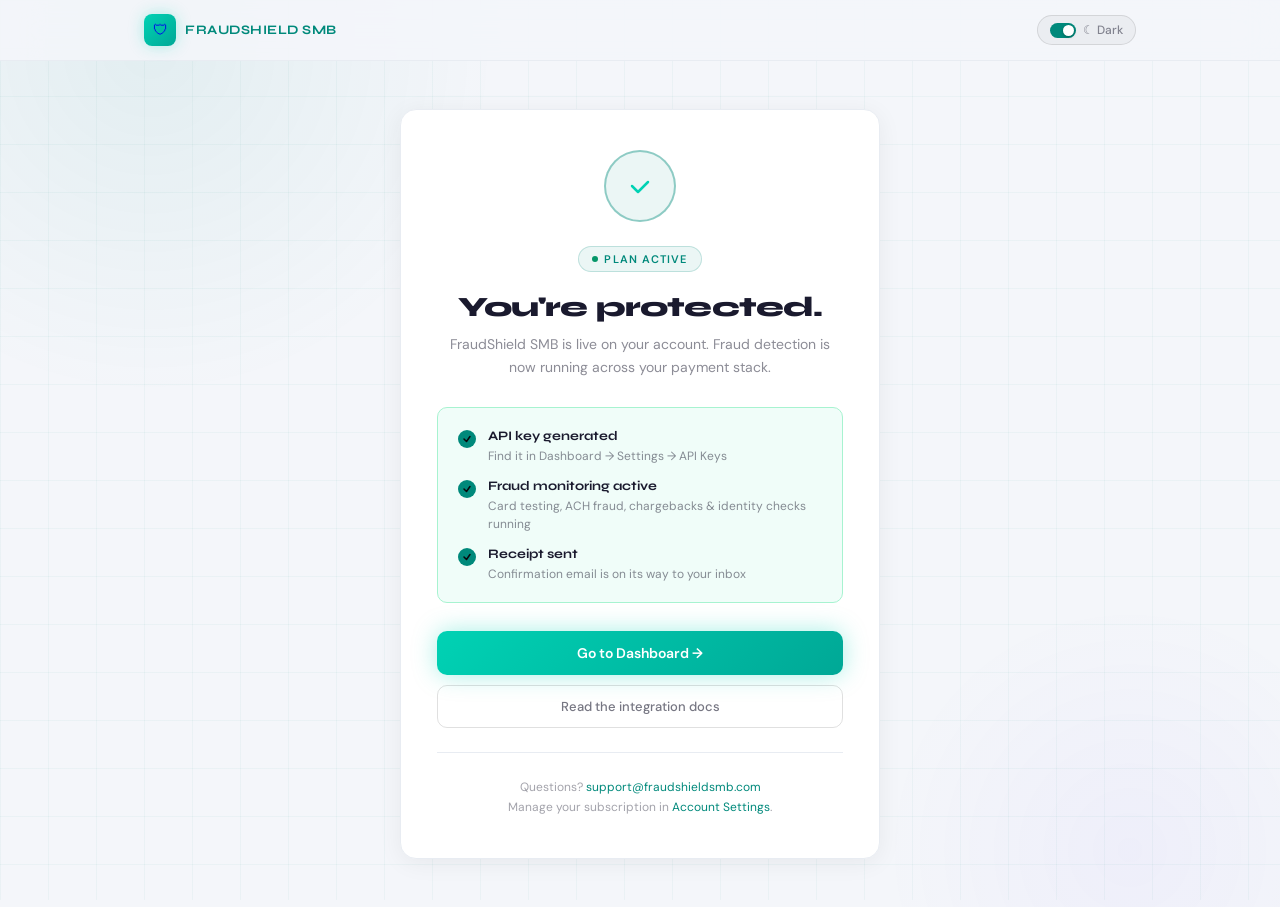
<file: Sucess.html>
<!DOCTYPE html>
<html lang="en">
<head>
<meta charset="UTF-8"/>
<meta name="viewport" content="width=device-width, initial-scale=1.0"/>
<title>You're Protected — FraudShield SMB</title>
<link href="https://fonts.googleapis.com/css2?family=Syne:wght@600;700;800&family=DM+Sans:opsz,wght@9..40,400;9..40,500;9..40,600&display=swap" rel="stylesheet"/>
<style>
*{box-sizing:border-box;margin:0;padding:0}
html{scroll-behavior:smooth}

body.dark{background:#08080C;color:#F0EDE8}
body.light{background:#F4F6FA;color:#1A1A2E}

body::before{content:'';position:fixed;inset:0;pointer-events:none;z-index:0;background-image:linear-gradient(rgba(0,210,180,.03) 1px,transparent 1px),linear-gradient(90deg,rgba(0,210,180,.03) 1px,transparent 1px);background-size:48px 48px}
body.light::before{background-image:linear-gradient(rgba(0,137,123,.04) 1px,transparent 1px),linear-gradient(90deg,rgba(0,137,123,.04) 1px,transparent 1px)}

.orb{position:fixed;border-radius:50%;pointer-events:none;z-index:0}
body.dark .orb1{width:700px;height:700px;background:radial-gradient(circle,rgba(0,210,180,.09) 0%,transparent 70%);top:-300px;left:-200px}
body.dark .orb2{width:500px;height:500px;background:radial-gradient(circle,rgba(100,60,255,.07) 0%,transparent 70%);bottom:-200px;right:-100px}
body.light .orb1{width:700px;height:700px;background:radial-gradient(circle,rgba(0,137,123,.07) 0%,transparent 70%);top:-300px;left:-200px}
body.light .orb2{width:500px;height:500px;background:radial-gradient(circle,rgba(100,60,255,.04) 0%,transparent 70%);bottom:-200px;right:-100px}

/* NAV */
nav{position:sticky;top:0;z-index:100;backdrop-filter:blur(20px);border-bottom:1px solid}
body.dark nav{background:rgba(8,8,12,.88);border-color:rgba(255,255,255,.06)}
body.light nav{background:rgba(244,246,250,.92);border-color:#E8ECF2}
.nav-inner{display:flex;justify-content:space-between;align-items:center;padding:14px 24px;max-width:1040px;margin:0 auto}
.nav-logo{display:flex;align-items:center;gap:9px;text-decoration:none}
.logo-box{width:32px;height:32px;background:linear-gradient(135deg,#00D2B4,#00A896);border-radius:8px;display:flex;align-items:center;justify-content:center;font-size:15px;box-shadow:0 0 16px rgba(0,210,180,.3)}
.logo-name{font-family:'Syne',sans-serif;font-size:13px;font-weight:700;letter-spacing:.04em}
body.dark .logo-name{color:#00D2B4}
body.light .logo-name{color:#00897B}
.theme-pill{display:flex;align-items:center;gap:7px;padding:6px 12px;border-radius:20px;border:1px solid;cursor:pointer;font-size:12px;font-weight:500;font-family:'DM Sans',sans-serif;background:none}
body.dark .theme-pill{background:rgba(255,255,255,.04);border-color:rgba(255,255,255,.1);color:rgba(240,237,232,.5)}
body.light .theme-pill{background:rgba(0,0,0,.04);border-color:rgba(0,0,0,.1);color:rgba(26,26,46,.5)}
.t-track{width:26px;height:15px;border-radius:8px;position:relative;flex-shrink:0;transition:background .25s}
body.dark .t-track{background:rgba(255,255,255,.15)}
body.light .t-track{background:#00897B}
.t-knob{position:absolute;top:2px;left:2px;width:11px;height:11px;border-radius:50%;background:#fff;transition:transform .25s;box-shadow:0 1px 3px rgba(0,0,0,.3)}
body.light .t-knob{transform:translateX(11px)}

/* LAYOUT */
.wrap{position:relative;z-index:1}
.page-center{min-height:calc(100vh - 61px);display:flex;align-items:center;justify-content:center;padding:48px 24px}

/* CARD */
.card{width:100%;max-width:480px;border-radius:16px;border:1px solid;padding:40px 36px;text-align:center}
body.dark .card{background:rgba(255,255,255,.03);border-color:rgba(255,255,255,.07)}
body.light .card{background:#fff;border-color:#E8ECF2;box-shadow:0 4px 24px rgba(0,0,0,.06)}

/* SUCCESS RING */
.success-ring{width:72px;height:72px;border-radius:50%;border:2px solid;display:flex;align-items:center;justify-content:center;margin:0 auto 24px;animation:pop .5s cubic-bezier(.175,.885,.32,1.275) both}
body.dark .success-ring{background:rgba(0,210,180,.08);border-color:rgba(0,210,180,.4)}
body.light .success-ring{background:rgba(0,137,123,.08);border-color:rgba(0,137,123,.4)}
@keyframes pop{from{transform:scale(.5);opacity:0}to{transform:scale(1);opacity:1}}

/* BADGE */
.plan-badge{display:inline-flex;align-items:center;gap:6px;font-size:11px;font-weight:600;letter-spacing:.1em;text-transform:uppercase;padding:5px 13px;border-radius:20px;margin-bottom:20px;font-family:'DM Sans',sans-serif}
body.dark .plan-badge{color:#00D2B4;background:rgba(0,210,180,.08);border:1px solid rgba(0,210,180,.2)}
body.light .plan-badge{color:#00897B;background:rgba(0,137,123,.08);border:1px solid rgba(0,137,123,.2)}
.live-dot{width:6px;height:6px;border-radius:50%;animation:blink 2s infinite;flex-shrink:0}
body.dark .live-dot{background:#10B981}
body.light .live-dot{background:#059669}
@keyframes blink{0%,100%{opacity:1}50%{opacity:.3}}

/* TYPE */
.card-h{font-family:'Syne',sans-serif;font-size:clamp(22px,4vw,28px);font-weight:800;letter-spacing:-.03em;line-height:1.1;margin-bottom:10px}
.card-sub{font-family:'DM Sans',sans-serif;font-size:14px;line-height:1.65;margin-bottom:28px}
body.dark .card-sub{color:rgba(240,237,232,.5)}
body.light .card-sub{color:rgba(26,26,46,.5)}

/* CHECKLIST */
.checklist{border-radius:10px;border:1px solid;padding:20px;margin-bottom:28px;text-align:left;list-style:none;display:flex;flex-direction:column;gap:14px}
body.dark .checklist{background:rgba(0,210,180,.04);border-color:rgba(0,210,180,.1)}
body.light .checklist{background:#F0FDF9;border-color:#A7F3D0}
.check-item{display:flex;align-items:flex-start;gap:12px}
.check-icon{width:18px;height:18px;border-radius:50%;flex-shrink:0;margin-top:2px;display:flex;align-items:center;justify-content:center}
body.dark .check-icon{background:#00D2B4}
body.light .check-icon{background:#00897B}
.check-text strong{font-family:'Syne',sans-serif;font-size:13px;font-weight:700;display:block;margin-bottom:2px}
body.dark .check-text strong{color:#F0EDE8}
body.light .check-text strong{color:#1A1A2E}
.check-text span{font-family:'DM Sans',sans-serif;font-size:12px}
body.dark .check-text span{color:rgba(240,237,232,.45)}
body.light .check-text span{color:rgba(26,26,46,.5)}

/* BUTTONS */
.cta-group{display:flex;flex-direction:column;gap:10px}
.btn-primary{display:block;padding:13px 28px;border-radius:10px;font-size:14px;font-weight:600;font-family:'DM Sans',sans-serif;border:none;background:linear-gradient(135deg,#00D2B4,#00A896);color:#08080C;box-shadow:0 0 24px rgba(0,210,180,.35);transition:all .2s;text-decoration:none;cursor:pointer}
body.light .btn-primary{color:#fff}
.btn-primary:hover{transform:translateY(-1px);box-shadow:0 0 36px rgba(0,210,180,.55)}
.btn-ghost{display:block;padding:12px 28px;border-radius:10px;font-size:13px;font-weight:500;font-family:'DM Sans',sans-serif;border:1px solid;background:transparent;text-decoration:none;transition:all .2s;cursor:pointer}
body.dark .btn-ghost{border-color:rgba(255,255,255,.12);color:rgba(240,237,232,.6)}
body.dark .btn-ghost:hover{border-color:rgba(255,255,255,.25);color:#F0EDE8}
body.light .btn-ghost{border-color:rgba(0,0,0,.12);color:rgba(26,26,46,.6)}
body.light .btn-ghost:hover{border-color:rgba(0,0,0,.25);color:#1A1A2E}

/* DIVIDER */
.divider{border:none;border-top:1px solid;margin:24px 0}
body.dark .divider{border-color:rgba(255,255,255,.07)}
body.light .divider{border-color:#E8ECF2}

/* FOOTER NOTE */
.footer-note{font-family:'DM Sans',sans-serif;font-size:12px;line-height:1.7}
body.dark .footer-note{color:rgba(240,237,232,.35)}
body.light .footer-note{color:rgba(26,26,46,.4)}
.footer-note a{text-decoration:none}
body.dark .footer-note a{color:#00D2B4}
body.light .footer-note a{color:#00897B}
.footer-note a:hover{text-decoration:underline}

@media(max-width:480px){
  .card{padding:28px 20px}
  .card-h{font-size:22px}
}
</style>
</head>
<body class="dark">
<div class="orb orb1"></div>
<div class="orb orb2"></div>

<!-- NAV -->
<nav>
  <div class="nav-inner">
    <a class="nav-logo" href="https://www.fraudshieldsmb.com">
      <div class="logo-box">🛡</div>
      <span class="logo-name">FRAUDSHIELD SMB</span>
    </a>
    <button class="theme-pill" onclick="toggleTheme()">
      <div class="t-track"><div class="t-knob"></div></div>
      <span id="theme-lbl">☀ Light</span>
    </button>
  </div>
</nav>

<div class="wrap">
  <div class="page-center">
    <div class="card">

      <!-- Success ring -->
      <div class="success-ring">
        <svg width="28" height="28" viewBox="0 0 28 28" fill="none">
          <path d="M6 14l6 6 10-10" stroke="currentColor" stroke-width="2.5" stroke-linecap="round" stroke-linejoin="round" style="color:#00D2B4"/>
        </svg>
      </div>

      <!-- Badge -->
      <div class="plan-badge">
        <span class="live-dot"></span>
        Plan Active
      </div>

      <h1 class="card-h">You're protected.</h1>
      <p class="card-sub">FraudShield SMB is live on your account. Fraud detection is now running across your payment stack.</p>

      <!-- Checklist -->
      <ul class="checklist">
        <li class="check-item">
          <span class="check-icon">
            <svg width="10" height="10" viewBox="0 0 10 10" fill="none"><path d="M2 5l2.5 2.5L8 2.5" stroke="#08080C" stroke-width="1.5" stroke-linecap="round" stroke-linejoin="round"/></svg>
          </span>
          <div class="check-text">
            <strong>API key generated</strong>
            <span>Find it in Dashboard → Settings → API Keys</span>
          </div>
        </li>
        <li class="check-item">
          <span class="check-icon">
            <svg width="10" height="10" viewBox="0 0 10 10" fill="none"><path d="M2 5l2.5 2.5L8 2.5" stroke="#08080C" stroke-width="1.5" stroke-linecap="round" stroke-linejoin="round"/></svg>
          </span>
          <div class="check-text">
            <strong>Fraud monitoring active</strong>
            <span>Card testing, ACH fraud, chargebacks & identity checks running</span>
          </div>
        </li>
        <li class="check-item">
          <span class="check-icon">
            <svg width="10" height="10" viewBox="0 0 10 10" fill="none"><path d="M2 5l2.5 2.5L8 2.5" stroke="#08080C" stroke-width="1.5" stroke-linecap="round" stroke-linejoin="round"/></svg>
          </span>
          <div class="check-text">
            <strong>Receipt sent</strong>
            <span>Confirmation email is on its way to your inbox</span>
          </div>
        </li>
      </ul>

      <!-- CTAs -->
      <div class="cta-group">
        <a href="https://www.fraudshieldsmb.com/dashboard.html" class="btn-primary">Go to Dashboard →</a>
        <a href="https://www.fraudshieldsmb.com/docs.html" class="btn-ghost">Read the integration docs</a>
      </div>

      <hr class="divider"/>

      <p class="footer-note">
        Questions? <a href="mailto:support@fraudshieldsmb.com">support@fraudshieldsmb.com</a><br/>
        Manage your subscription in <a href="https://www.fraudshieldsmb.com/dashboard.html">Account Settings</a>.
      </p>

    </div>
  </div>
</div>

<script>
let isDark = localStorage.getItem("fs_theme") ? localStorage.getItem("fs_theme") === "dark" : window.matchMedia("(prefers-color-scheme:dark)").matches;
applyTheme();
function applyTheme(){
  document.body.className = isDark ? "dark" : "light";
  const lbl = document.getElementById("theme-lbl");
  if(lbl) lbl.textContent = isDark ? "☀ Light" : "☾ Dark";
}
function toggleTheme(){isDark=!isDark;localStorage.setItem("fs_theme",isDark?"dark":"light");applyTheme()}
</script>
</body>
</html>
</file>
